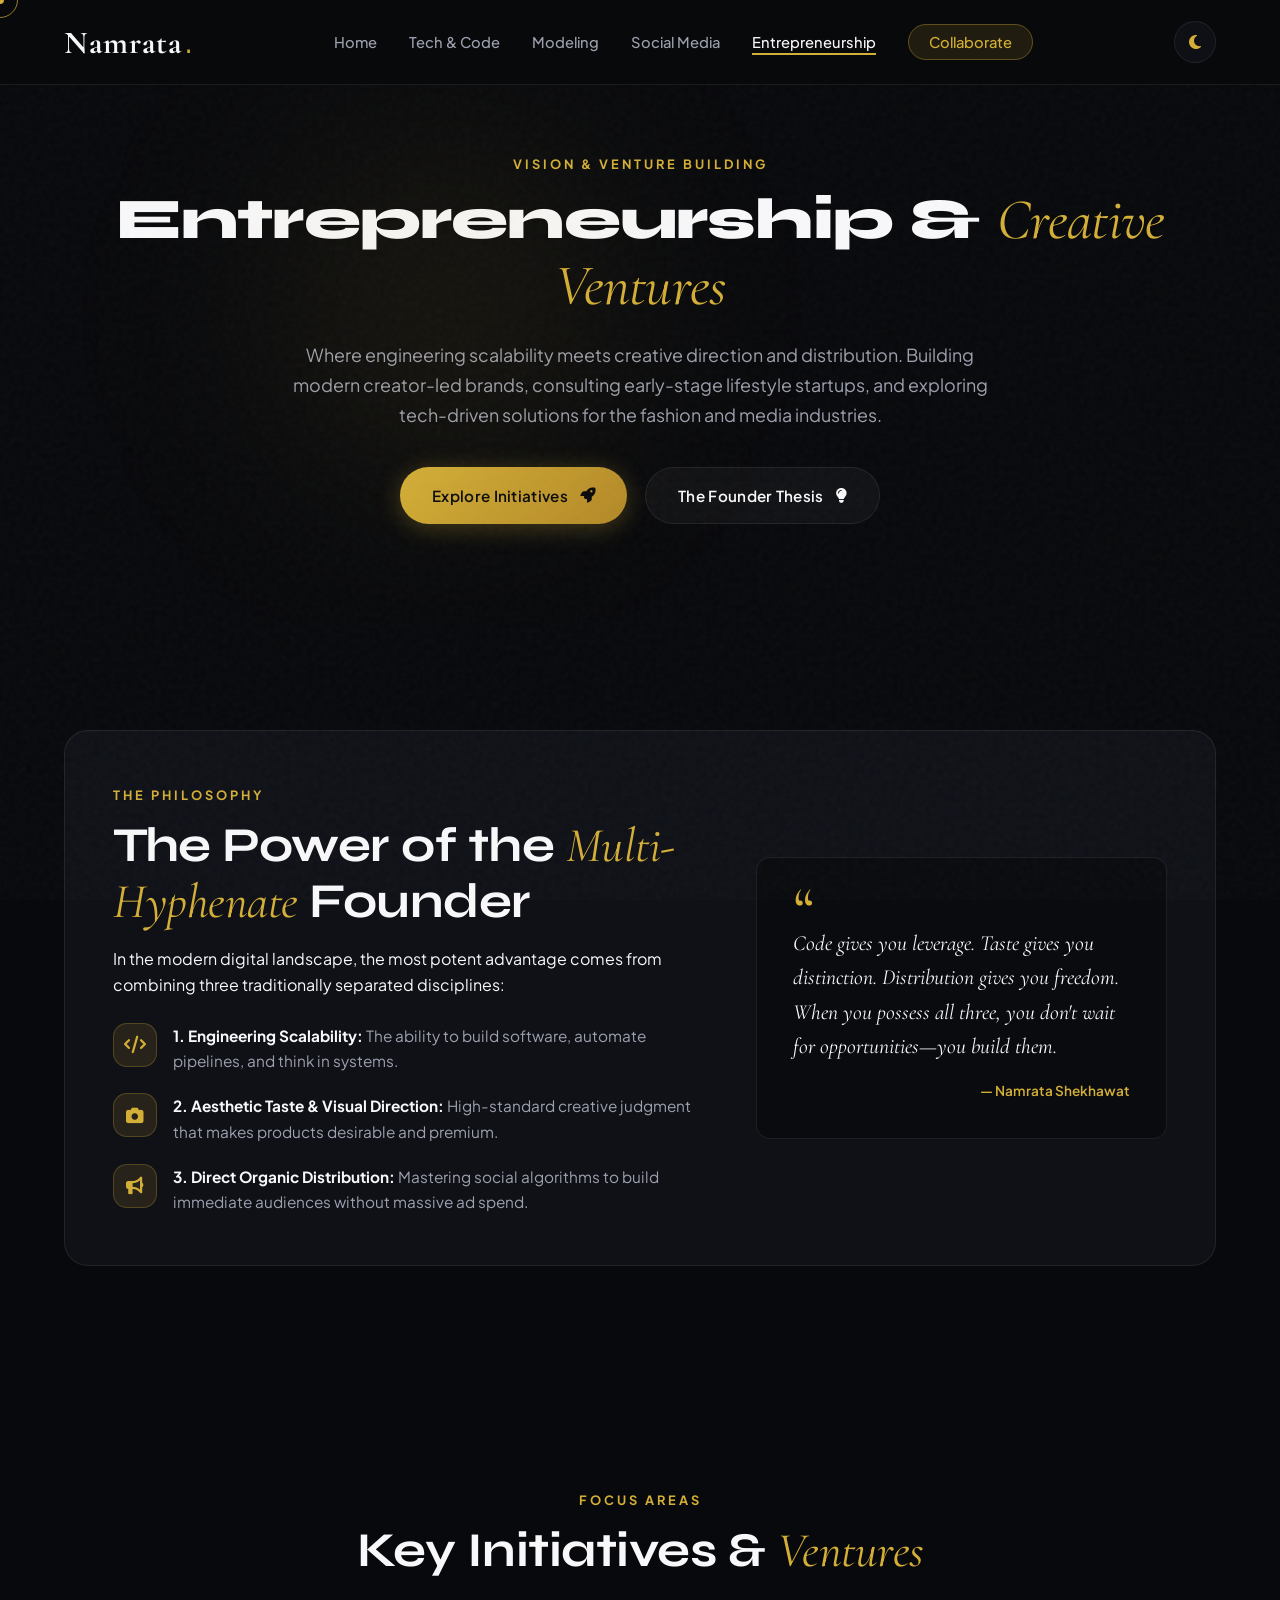
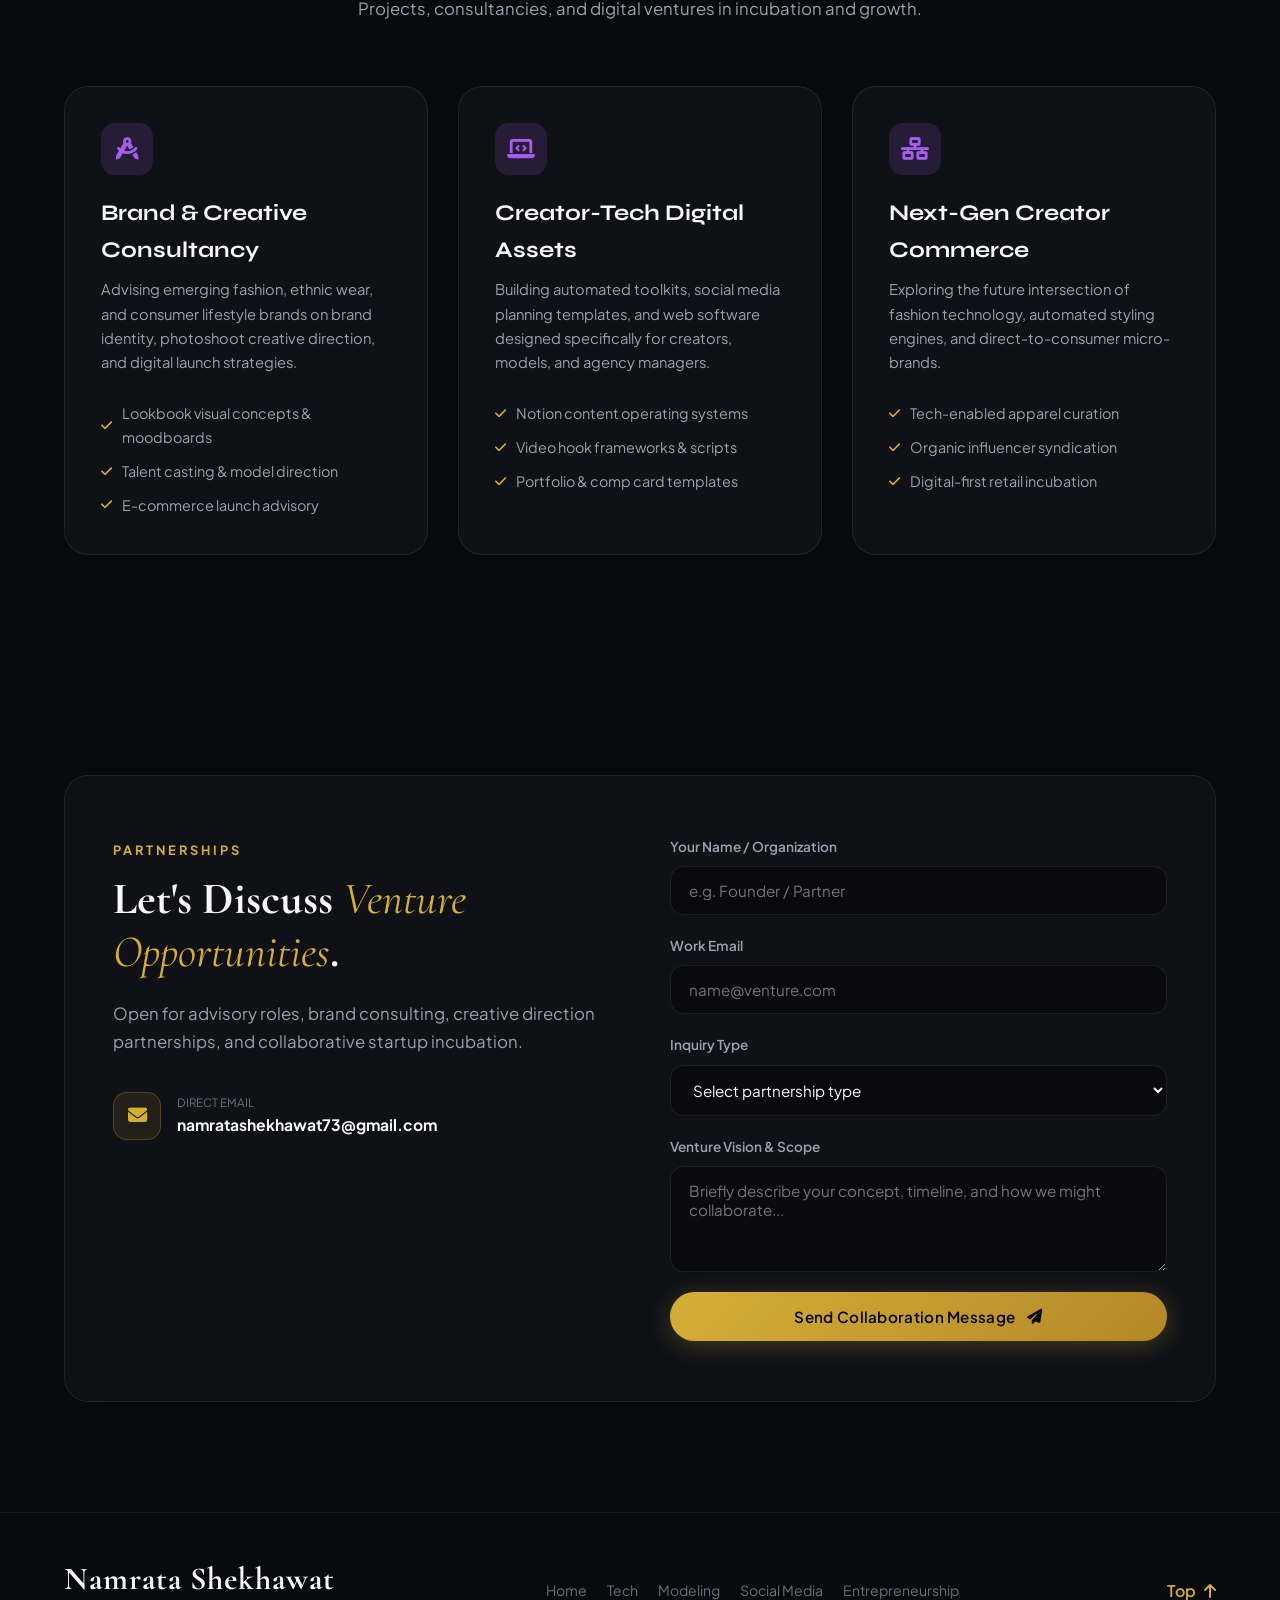
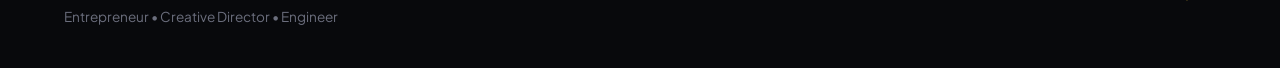
<file: entrepreneurship.html>
<!DOCTYPE html>
<html lang="en">
<head>
  <meta charset="UTF-8">
  <meta name="viewport" content="width=device-width, initial-scale=1.0">
  <title>Entrepreneurship & Ventures — Namrata Shekhawat</title>
  <meta name="description" content="Entrepreneurship, Creative Direction, and Brand Ventures of Namrata Shekhawat.">
  
  <link rel="preconnect" href="https://fonts.googleapis.com">
  <link rel="preconnect" href="https://fonts.gstatic.com" crossorigin>
  <link href="https://fonts.googleapis.com/css2?family=Cormorant+Garamond:ital,wght@0,400;0,600;0,700;1,400;1,600&family=Plus+Jakarta+Sans:wght@300;400;500;600;700;800&family=Syne:wght@600;700;800&display=swap" rel="stylesheet">
  <link rel="stylesheet" href="https://cdnjs.cloudflare.com/ajax/libs/font-awesome/6.5.1/css/all.min.css">
  <link rel="stylesheet" href="styles.css">
</head>
<body class="dark-theme">

  <div class="cursor-dot" id="cursor-dot"></div>
  <div class="cursor-outline" id="cursor-outline"></div>
  <div class="noise-overlay"></div>

  <!-- Header -->
  <header class="header" id="header">
    <div class="nav-container">
      <a href="index.html" class="logo">
        <span class="logo-serif">Namrata</span><span class="logo-dot">.</span>
      </a>

      <nav class="nav-menu" id="nav-menu">
        <ul class="nav-list">
          <li><a href="index.html" class="nav-link">Home</a></li>
          <li><a href="tech.html" class="nav-link">Tech & Code</a></li>
          <li><a href="modeling.html" class="nav-link">Modeling</a></li>
          <li><a href="social-media.html" class="nav-link">Social Media</a></li>
          <li><a href="entrepreneurship.html" class="nav-link active">Entrepreneurship</a></li>
          <li><a href="#contact" class="nav-link nav-cta">Collaborate</a></li>
        </ul>
      </nav>

      <div class="nav-actions">
        <button class="theme-toggle" id="theme-toggle" aria-label="Toggle theme"><i class="fa-solid fa-moon"></i></button>
        <button class="nav-toggle" id="nav-toggle" aria-label="Open menu"><span></span><span></span><span></span></button>
      </div>
    </div>
  </header>

  <main>
    <!-- VENTURES HERO -->
    <section class="page-hero">
      <div class="hero-glow hero-glow-1"></div>
      <div class="container">
        <div class="page-hero-content text-center">
          <span class="section-tag">Vision & Venture Building</span>
          <h1 class="page-title">Entrepreneurship & <span class="serif-italic">Creative Ventures</span></h1>
          <p class="page-desc">
            Where engineering scalability meets creative direction and distribution. Building modern creator-led brands, consulting early-stage lifestyle startups, and exploring tech-driven solutions for the fashion and media industries.
          </p>
          <div class="hero-buttons justify-center">
            <a href="#initiatives" class="btn btn-luxury">
              <span>Explore Initiatives</span>
              <i class="fa-solid fa-rocket"></i>
            </a>
            <a href="#philosophy" class="btn btn-glass">
              <span>The Founder Thesis</span>
              <i class="fa-solid fa-lightbulb"></i>
            </a>
          </div>
        </div>
      </div>
    </section>

    <!-- THE FOUNDER THESIS -->
    <section class="section founder-thesis" id="philosophy">
      <div class="container">
        <div class="thesis-box">
          <div class="thesis-grid">
            <div class="thesis-text">
              <span class="section-tag">The Philosophy</span>
              <h2 class="section-title">The Power of the <span class="serif-italic">Multi-Hyphenate</span> Founder</h2>
              <p>
                In the modern digital landscape, the most potent advantage comes from combining three traditionally separated disciplines:
              </p>
              <div class="thesis-pillars">
                <div class="tp-item">
                  <div class="tp-icon"><i class="fa-solid fa-code"></i></div>
                  <div>
                    <strong>1. Engineering Scalability:</strong> The ability to build software, automate pipelines, and think in systems.
                  </div>
                </div>
                <div class="tp-item">
                  <div class="tp-icon"><i class="fa-solid fa-camera"></i></div>
                  <div>
                    <strong>2. Aesthetic Taste & Visual Direction:</strong> High-standard creative judgment that makes products desirable and premium.
                  </div>
                </div>
                <div class="tp-item">
                  <div class="tp-icon"><i class="fa-solid fa-bullhorn"></i></div>
                  <div>
                    <strong>3. Direct Organic Distribution:</strong> Mastering social algorithms to build immediate audiences without massive ad spend.
                  </div>
                </div>
              </div>
            </div>

            <div class="thesis-quote-card">
              <div class="t-quote">
                <span class="quote-symbol">“</span>
                <p>Code gives you leverage. Taste gives you distinction. Distribution gives you freedom. When you possess all three, you don't wait for opportunities—you build them.</p>
                <div class="t-author">— Namrata Shekhawat</div>
              </div>
            </div>
          </div>
        </div>
      </div>
    </section>

    <!-- VENTURE INITIATIVES & FOCUS AREAS -->
    <section class="section initiatives-section" id="initiatives">
      <div class="container">
        <div class="section-header text-center">
          <span class="section-tag">Focus Areas</span>
          <h2 class="section-title">Key Initiatives & <span class="serif-italic">Ventures</span></h2>
          <p class="section-desc">Projects, consultancies, and digital ventures in incubation and growth.</p>
        </div>

        <div class="skills-grid">
          <!-- Initiative 1 -->
          <div class="skill-card">
            <div class="skill-icon icon-biz"><i class="fa-solid fa-compass-drafting"></i></div>
            <h3>Brand & Creative Consultancy</h3>
            <p>Advising emerging fashion, ethnic wear, and consumer lifestyle brands on brand identity, photoshoot creative direction, and digital launch strategies.</p>
            <ul class="bullet-list-simple">
              <li><i class="fa-solid fa-check"></i> Lookbook visual concepts & moodboards</li>
              <li><i class="fa-solid fa-check"></i> Talent casting & model direction</li>
              <li><i class="fa-solid fa-check"></i> E-commerce launch advisory</li>
            </ul>
          </div>

          <!-- Initiative 2 -->
          <div class="skill-card">
            <div class="skill-icon icon-biz"><i class="fa-solid fa-laptop-code"></i></div>
            <h3>Creator-Tech Digital Assets</h3>
            <p>Building automated toolkits, social media planning templates, and web software designed specifically for creators, models, and agency managers.</p>
            <ul class="bullet-list-simple">
              <li><i class="fa-solid fa-check"></i> Notion content operating systems</li>
              <li><i class="fa-solid fa-check"></i> Video hook frameworks & scripts</li>
              <li><i class="fa-solid fa-check"></i> Portfolio & comp card templates</li>
            </ul>
          </div>

          <!-- Initiative 3 -->
          <div class="skill-card">
            <div class="skill-icon icon-biz"><i class="fa-solid fa-network-wired"></i></div>
            <h3>Next-Gen Creator Commerce</h3>
            <p>Exploring the future intersection of fashion technology, automated styling engines, and direct-to-consumer micro-brands.</p>
            <ul class="bullet-list-simple">
              <li><i class="fa-solid fa-check"></i> Tech-enabled apparel curation</li>
              <li><i class="fa-solid fa-check"></i> Organic influencer syndication</li>
              <li><i class="fa-solid fa-check"></i> Digital-first retail incubation</li>
            </ul>
          </div>
        </div>
      </div>
    </section>

    <!-- VENTURE COLLABORATION CONTACT -->
    <section class="section contact" id="contact">
      <div class="container">
        <div class="contact-card">
          <div class="contact-grid">
            <div class="contact-info">
              <span class="section-tag">Partnerships</span>
              <h2 class="contact-title">Let's Discuss <span class="serif-italic">Venture Opportunities</span>.</h2>
              <p class="contact-desc">
                Open for advisory roles, brand consulting, creative direction partnerships, and collaborative startup incubation.
              </p>
              <div class="contact-links">
                <a href="mailto:namratashekhawat73@gmail.com" class="c-link">
                  <div class="c-icon"><i class="fa-solid fa-envelope"></i></div>
                  <div><small>Direct Email</small><strong>namratashekhawat73@gmail.com</strong></div>
                </a>
              </div>
            </div>

            <div class="contact-form-box">
              <form class="contact-form" id="contact-form">
                <div class="form-group">
                  <label for="name">Your Name / Organization</label>
                  <input type="text" id="name" placeholder="e.g. Founder / Partner" required>
                </div>
                <div class="form-group">
                  <label for="email">Work Email</label>
                  <input type="email" id="email" placeholder="name@venture.com" required>
                </div>
                <div class="form-group">
                  <label for="type">Inquiry Type</label>
                  <select id="collab-type" required>
                    <option value="" disabled selected>Select partnership type</option>
                    <option value="advisory">Brand Consultancy & Advisory</option>
                    <option value="partnership">Venture / Startup Co-Creation</option>
                    <option value="creative-direction">Creative Direction Project</option>
                    <option value="speaking">Speaking / Panelist Invitation</option>
                  </select>
                </div>
                <div class="form-group">
                  <label for="message">Venture Vision & Scope</label>
                  <textarea id="message" rows="4" placeholder="Briefly describe your concept, timeline, and how we might collaborate..." required></textarea>
                </div>
                <button type="submit" class="btn btn-luxury btn-block">
                  <span>Send Collaboration Message</span>
                  <i class="fa-solid fa-paper-plane"></i>
                </button>
                <div class="form-feedback" id="form-feedback"></div>
              </form>
            </div>
          </div>
        </div>
      </div>
    </section>
  </main>

  <footer class="footer">
    <div class="container footer-content">
      <div class="footer-brand"><span class="logo-serif">Namrata Shekhawat</span><p>Entrepreneur • Creative Director • Engineer</p></div>
      <div class="footer-links">
        <a href="index.html">Home</a>
        <a href="tech.html">Tech</a>
        <a href="modeling.html">Modeling</a>
        <a href="social-media.html">Social Media</a>
        <a href="entrepreneurship.html">Entrepreneurship</a>
      </div>
      <a href="#header" class="back-to-top"><span>Top</span> <i class="fa-solid fa-arrow-up"></i></a>
    </div>
  </footer>

  <script src="script.js"></script>
</body>
</html>
</file>
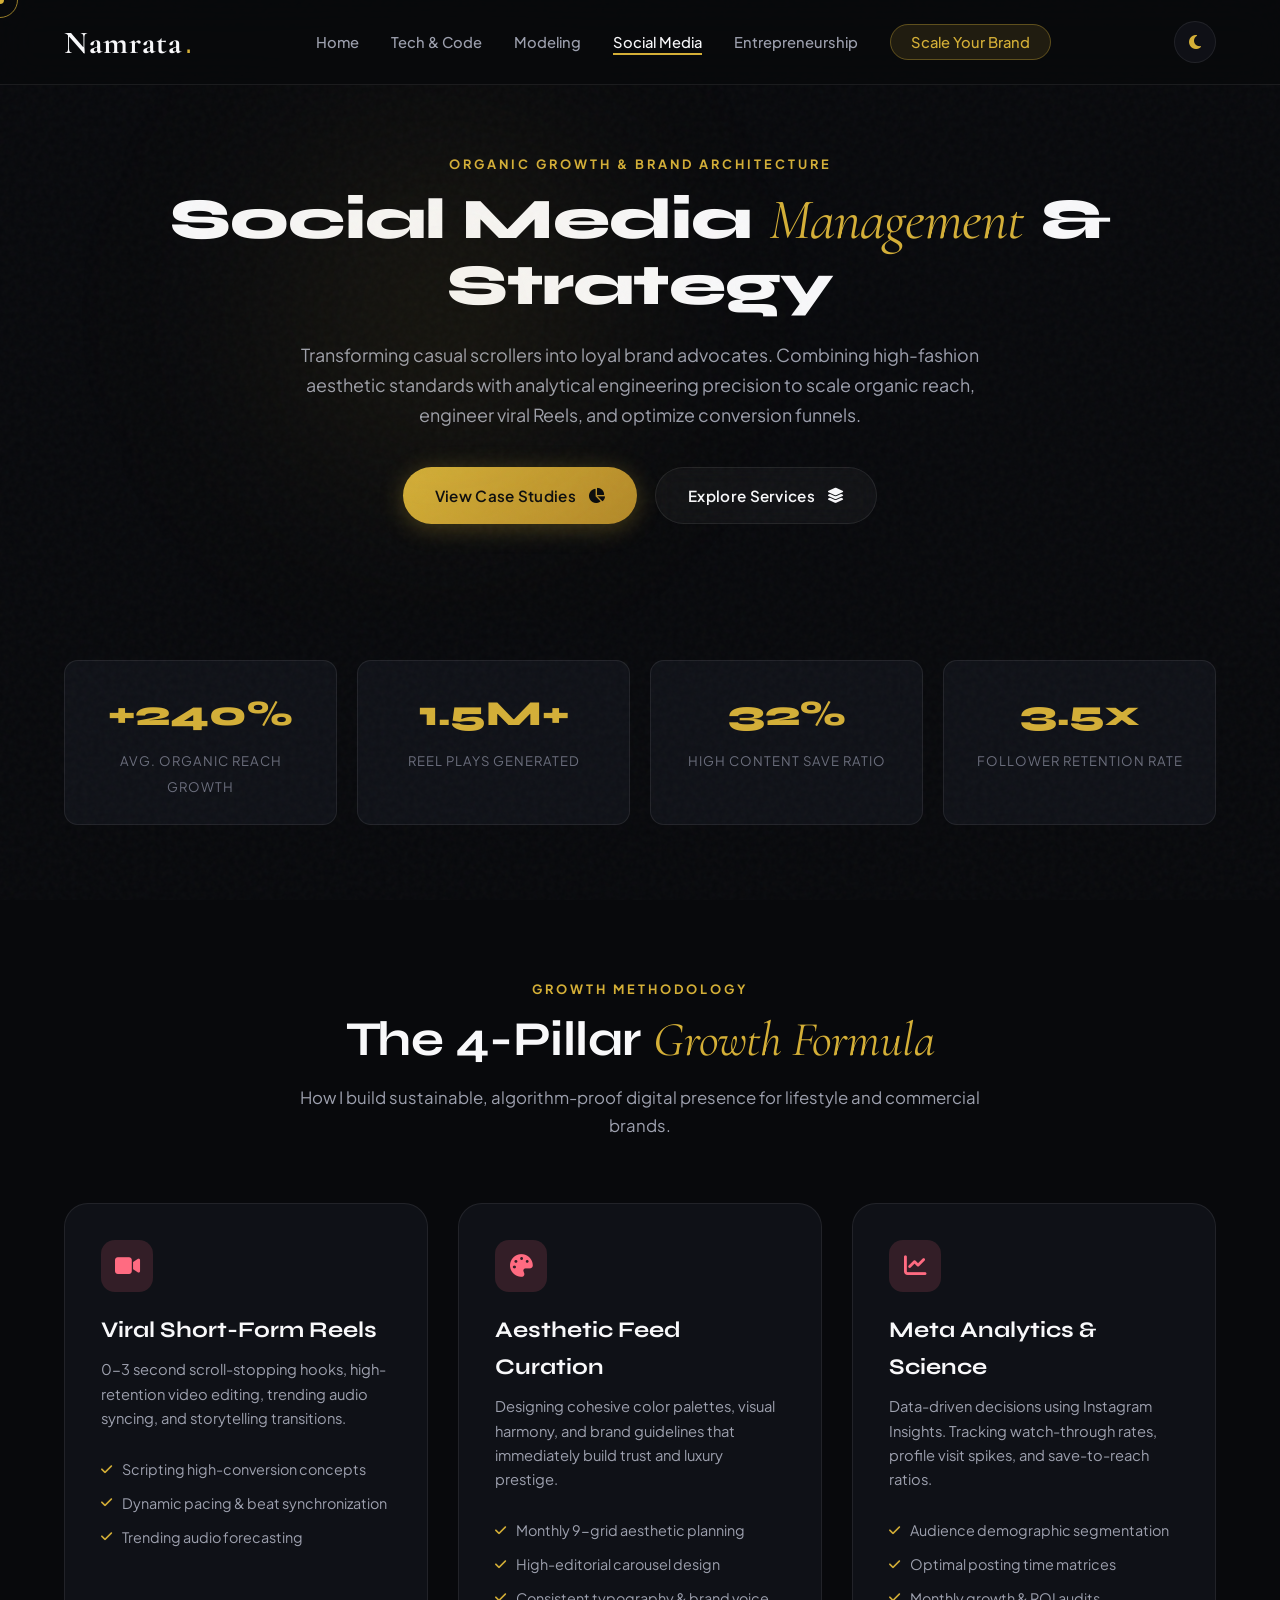
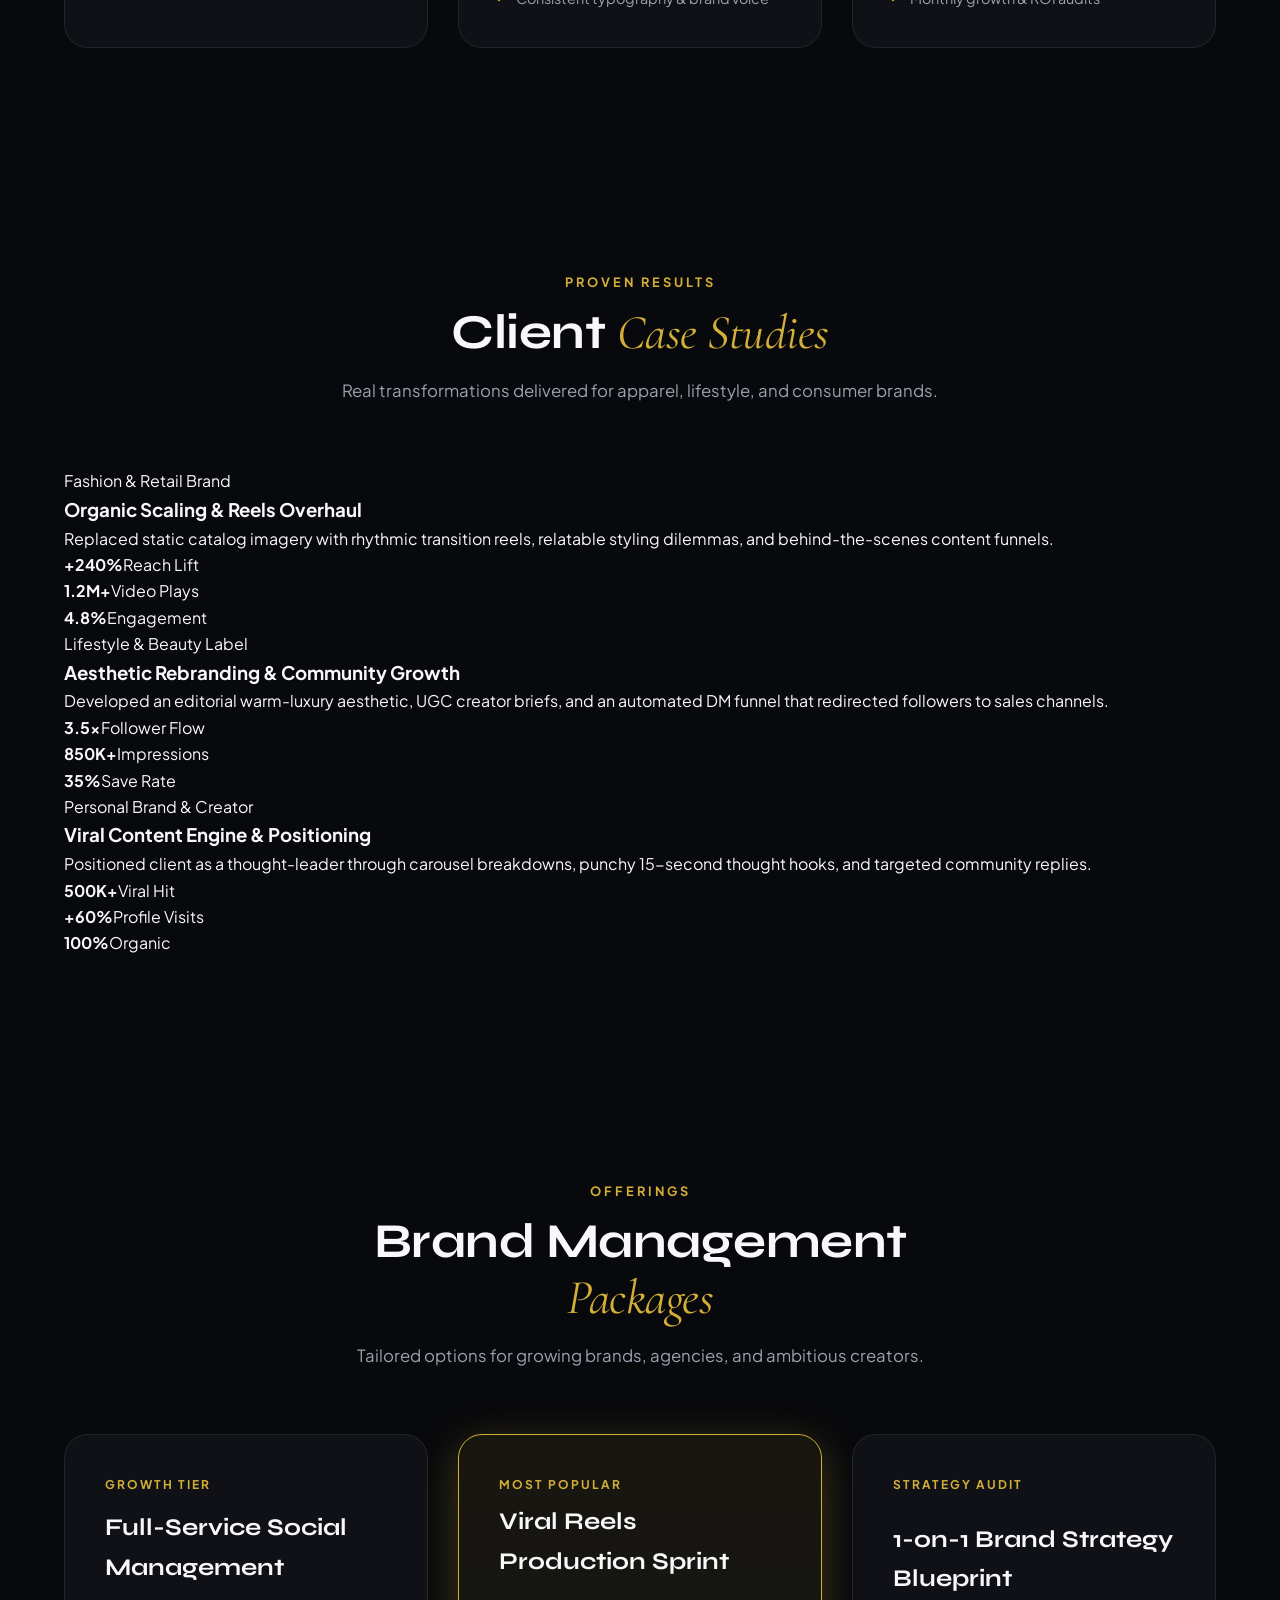
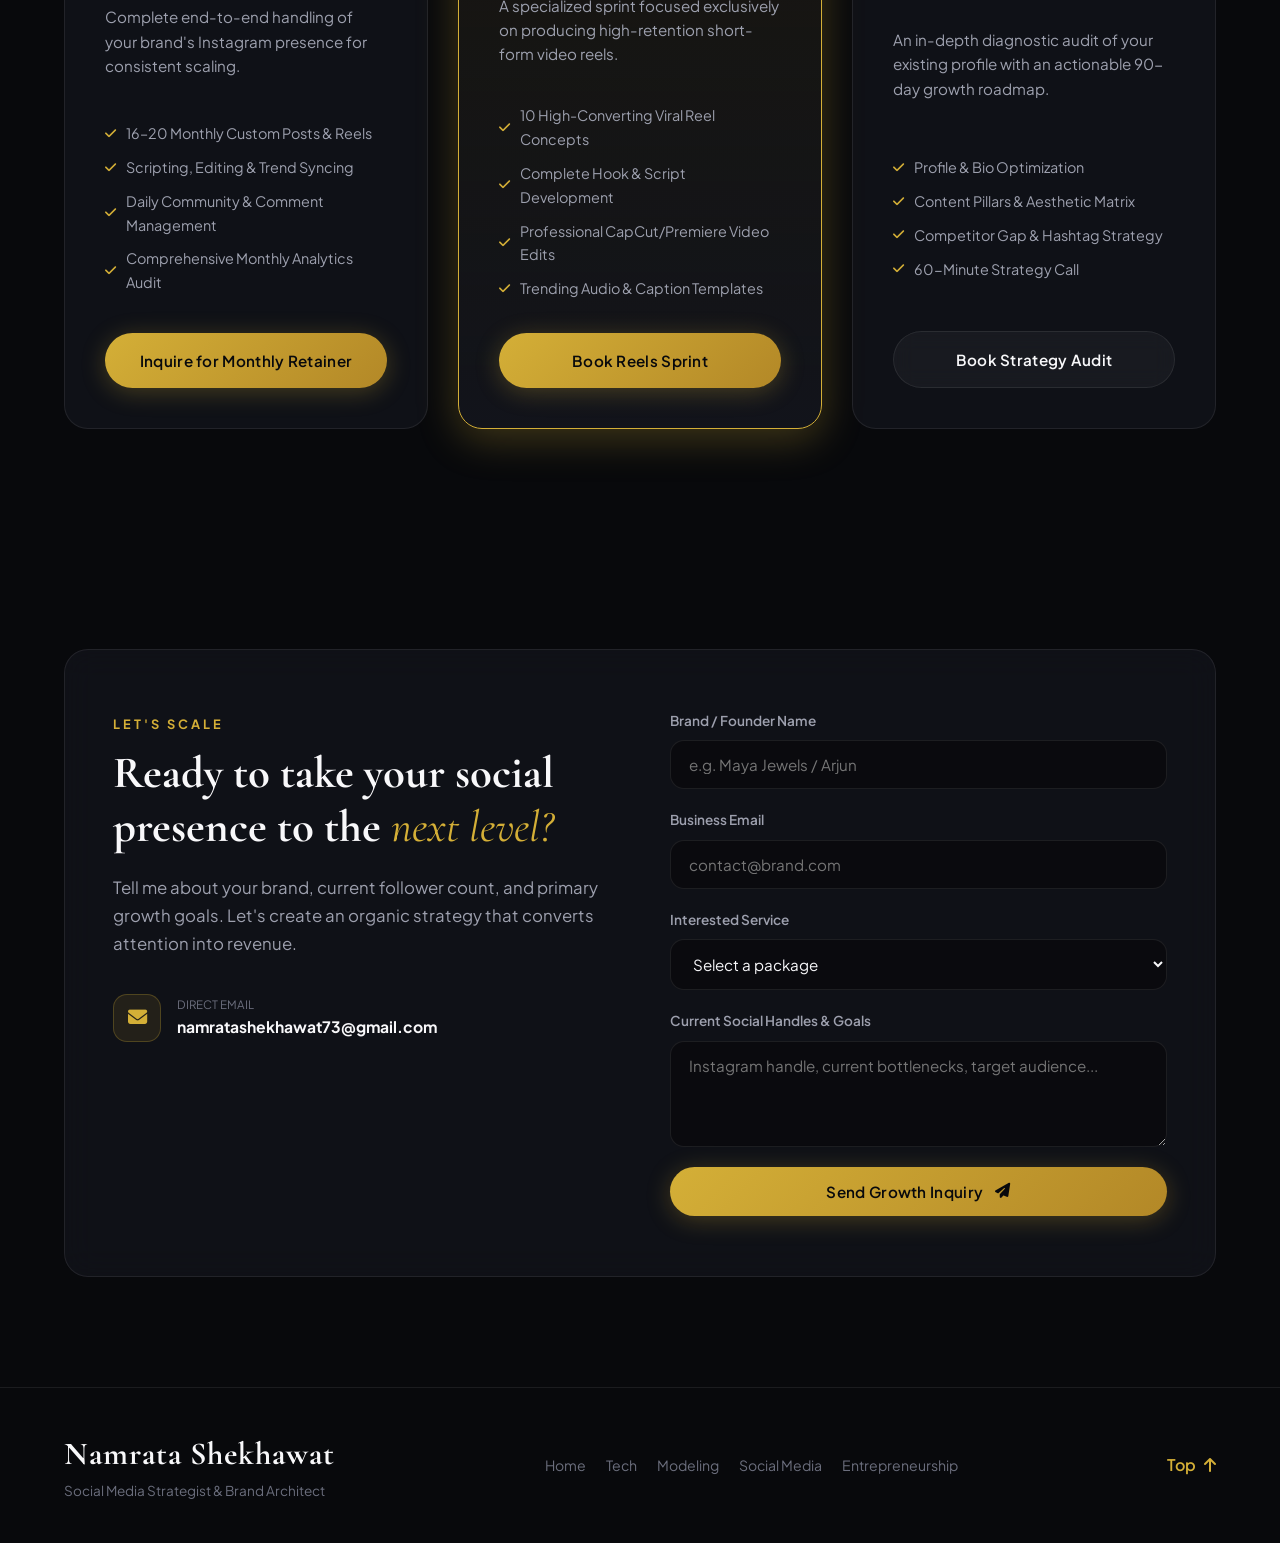
<file: social-media.html>
<!DOCTYPE html>
<html lang="en">
<head>
  <meta charset="UTF-8">
  <meta name="viewport" content="width=device-width, initial-scale=1.0">
  <title>Social Media Management & Growth — Namrata Shekhawat</title>
  <meta name="description" content="Social Media Management, Viral Reels Strategy, and Organic Brand Growth Portfolio of Namrata Shekhawat.">
  
  <link rel="preconnect" href="https://fonts.googleapis.com">
  <link rel="preconnect" href="https://fonts.gstatic.com" crossorigin>
  <link href="https://fonts.googleapis.com/css2?family=Cormorant+Garamond:ital,wght@0,400;0,600;0,700;1,400;1,600&family=Plus+Jakarta+Sans:wght@300;400;500;600;700;800&family=Syne:wght@600;700;800&display=swap" rel="stylesheet">
  <link rel="stylesheet" href="https://cdnjs.cloudflare.com/ajax/libs/font-awesome/6.5.1/css/all.min.css">
  <link rel="stylesheet" href="styles.css">
</head>
<body class="dark-theme">

  <div class="cursor-dot" id="cursor-dot"></div>
  <div class="cursor-outline" id="cursor-outline"></div>
  <div class="noise-overlay"></div>

  <!-- Header -->
  <header class="header" id="header">
    <div class="nav-container">
      <a href="index.html" class="logo">
        <span class="logo-serif">Namrata</span><span class="logo-dot">.</span>
      </a>

      <nav class="nav-menu" id="nav-menu">
        <ul class="nav-list">
          <li><a href="index.html" class="nav-link">Home</a></li>
          <li><a href="tech.html" class="nav-link">Tech & Code</a></li>
          <li><a href="modeling.html" class="nav-link">Modeling</a></li>
          <li><a href="social-media.html" class="nav-link active">Social Media</a></li>
          <li><a href="entrepreneurship.html" class="nav-link">Entrepreneurship</a></li>
          <li><a href="#contact" class="nav-link nav-cta">Scale Your Brand</a></li>
        </ul>
      </nav>

      <div class="nav-actions">
        <button class="theme-toggle" id="theme-toggle" aria-label="Toggle theme"><i class="fa-solid fa-moon"></i></button>
        <button class="nav-toggle" id="nav-toggle" aria-label="Open menu"><span></span><span></span><span></span></button>
      </div>
    </div>
  </header>

  <main>
    <!-- SMM HERO -->
    <section class="page-hero">
      <div class="hero-glow hero-glow-1"></div>
      <div class="container">
        <div class="page-hero-content text-center">
          <span class="section-tag">Organic Growth & Brand Architecture</span>
          <h1 class="page-title">Social Media <span class="serif-italic">Management</span> & Strategy</h1>
          <p class="page-desc">
            Transforming casual scrollers into loyal brand advocates. Combining high-fashion aesthetic standards with analytical engineering precision to scale organic reach, engineer viral Reels, and optimize conversion funnels.
          </p>
          <div class="hero-buttons justify-center">
            <a href="#case-studies" class="btn btn-luxury">
              <span>View Case Studies</span>
              <i class="fa-solid fa-chart-pie"></i>
            </a>
            <a href="#services" class="btn btn-glass">
              <span>Explore Services</span>
              <i class="fa-solid fa-layer-group"></i>
            </a>
          </div>
        </div>
      </div>
    </section>

    <!-- IMPACT STATS -->
    <section class="section smm-metrics-strip">
      <div class="container">
        <div class="smm-stats-grid">
          <div class="smm-stat-box">
            <span class="smm-stat-val">+240%</span>
            <span class="smm-stat-label">Avg. Organic Reach Growth</span>
          </div>
          <div class="smm-stat-box">
            <span class="smm-stat-val">1.5M+</span>
            <span class="smm-stat-label">Reel Plays Generated</span>
          </div>
          <div class="smm-stat-box">
            <span class="smm-stat-val">32%</span>
            <span class="smm-stat-label">High Content Save Ratio</span>
          </div>
          <div class="smm-stat-box">
            <span class="smm-stat-val">3.5x</span>
            <span class="smm-stat-label">Follower Retention Rate</span>
          </div>
        </div>
      </div>
    </section>

    <!-- STRATEGIC PILLARS -->
    <section class="section smm-pillars">
      <div class="container">
        <div class="section-header text-center">
          <span class="section-tag">Growth Methodology</span>
          <h2 class="section-title">The 4-Pillar <span class="serif-italic">Growth Formula</span></h2>
          <p class="section-desc">How I build sustainable, algorithm-proof digital presence for lifestyle and commercial brands.</p>
        </div>

        <div class="skills-grid">
          <!-- Pillar 1 -->
          <div class="skill-card">
            <div class="skill-icon icon-smm"><i class="fa-solid fa-video"></i></div>
            <h3>Viral Short-Form Reels</h3>
            <p>0-3 second scroll-stopping hooks, high-retention video editing, trending audio syncing, and storytelling transitions.</p>
            <ul class="bullet-list-simple">
              <li><i class="fa-solid fa-check"></i> Scripting high-conversion concepts</li>
              <li><i class="fa-solid fa-check"></i> Dynamic pacing & beat synchronization</li>
              <li><i class="fa-solid fa-check"></i> Trending audio forecasting</li>
            </ul>
          </div>

          <!-- Pillar 2 -->
          <div class="skill-card">
            <div class="skill-icon icon-smm"><i class="fa-solid fa-palette"></i></div>
            <h3>Aesthetic Feed Curation</h3>
            <p>Designing cohesive color palettes, visual harmony, and brand guidelines that immediately build trust and luxury prestige.</p>
            <ul class="bullet-list-simple">
              <li><i class="fa-solid fa-check"></i> Monthly 9-grid aesthetic planning</li>
              <li><i class="fa-solid fa-check"></i> High-editorial carousel design</li>
              <li><i class="fa-solid fa-check"></i> Consistent typography & brand voice</li>
            </ul>
          </div>

          <!-- Pillar 3 -->
          <div class="skill-card">
            <div class="skill-icon icon-smm"><i class="fa-solid fa-chart-line"></i></div>
            <h3>Meta Analytics & Science</h3>
            <p>Data-driven decisions using Instagram Insights. Tracking watch-through rates, profile visit spikes, and save-to-reach ratios.</p>
            <ul class="bullet-list-simple">
              <li><i class="fa-solid fa-check"></i> Audience demographic segmentation</li>
              <li><i class="fa-solid fa-check"></i> Optimal posting time matrices</li>
              <li><i class="fa-solid fa-check"></i> Monthly growth & ROI audits</li>
            </ul>
          </div>
        </div>
      </div>
    </section>

    <!-- CASE STUDIES -->
    <section class="section case-studies-section" id="case-studies">
      <div class="container">
        <div class="section-header text-center">
          <span class="section-tag">Proven Results</span>
          <h2 class="section-title">Client <span class="serif-italic">Case Studies</span></h2>
          <p class="section-desc">Real transformations delivered for apparel, lifestyle, and consumer brands.</p>
        </div>

        <div class="case-studies-grid">
          <div class="case-card">
            <div class="case-header">
              <span class="case-type">Fashion & Retail Brand</span>
              <h3>Organic Scaling & Reels Overhaul</h3>
            </div>
            <p>
              Replaced static catalog imagery with rhythmic transition reels, relatable styling dilemmas, and behind-the-scenes content funnels.
            </p>
            <div class="metric-row">
              <div class="metric-block"><strong>+240%</strong><span>Reach Lift</span></div>
              <div class="metric-block"><strong>1.2M+</strong><span>Video Plays</span></div>
              <div class="metric-block"><strong>4.8%</strong><span>Engagement</span></div>
            </div>
          </div>

          <div class="case-card">
            <div class="case-header">
              <span class="case-type">Lifestyle & Beauty Label</span>
              <h3>Aesthetic Rebranding & Community Growth</h3>
            </div>
            <p>
              Developed an editorial warm-luxury aesthetic, UGC creator briefs, and an automated DM funnel that redirected followers to sales channels.
            </p>
            <div class="metric-row">
              <div class="metric-block"><strong>3.5x</strong><span>Follower Flow</span></div>
              <div class="metric-block"><strong>850K+</strong><span>Impressions</span></div>
              <div class="metric-block"><strong>35%</strong><span>Save Rate</span></div>
            </div>
          </div>

          <div class="case-card">
            <div class="case-header">
              <span class="case-type">Personal Brand & Creator</span>
              <h3>Viral Content Engine & Positioning</h3>
            </div>
            <p>
              Positioned client as a thought-leader through carousel breakdowns, punchy 15-second thought hooks, and targeted community replies.
            </p>
            <div class="metric-row">
              <div class="metric-block"><strong>500K+</strong><span>Viral Hit</span></div>
              <div class="metric-block"><strong>+60%</strong><span>Profile Visits</span></div>
              <div class="metric-block"><strong>100%</strong><span>Organic</span></div>
            </div>
          </div>
        </div>
      </div>
    </section>

    <!-- SERVICES OFFERED -->
    <section class="section services-section" id="services">
      <div class="container">
        <div class="section-header text-center">
          <span class="section-tag">Offerings</span>
          <h2 class="section-title">Brand Management <span class="serif-italic">Packages</span></h2>
          <p class="section-desc">Tailored options for growing brands, agencies, and ambitious creators.</p>
        </div>

        <div class="services-grid">
          <div class="service-card">
            <span class="service-tier">Growth Tier</span>
            <h3>Full-Service Social Management</h3>
            <p>Complete end-to-end handling of your brand's Instagram presence for consistent scaling.</p>
            <ul class="bullet-list-simple">
              <li><i class="fa-solid fa-check"></i> 16–20 Monthly Custom Posts & Reels</li>
              <li><i class="fa-solid fa-check"></i> Scripting, Editing & Trend Syncing</li>
              <li><i class="fa-solid fa-check"></i> Daily Community & Comment Management</li>
              <li><i class="fa-solid fa-check"></i> Comprehensive Monthly Analytics Audit</li>
            </ul>
            <a href="#contact" class="btn btn-luxury btn-block">Inquire for Monthly Retainer</a>
          </div>

          <div class="service-card featured-service">
            <span class="service-tier">Most Popular</span>
            <h3>Viral Reels Production Sprint</h3>
            <p>A specialized sprint focused exclusively on producing high-retention short-form video reels.</p>
            <ul class="bullet-list-simple">
              <li><i class="fa-solid fa-check"></i> 10 High-Converting Viral Reel Concepts</li>
              <li><i class="fa-solid fa-check"></i> Complete Hook & Script Development</li>
              <li><i class="fa-solid fa-check"></i> Professional CapCut/Premiere Video Edits</li>
              <li><i class="fa-solid fa-check"></i> Trending Audio & Caption Templates</li>
            </ul>
            <a href="#contact" class="btn btn-luxury btn-block">Book Reels Sprint</a>
          </div>

          <div class="service-card">
            <span class="service-tier">Strategy Audit</span>
            <h3>1-on-1 Brand Strategy Blueprint</h3>
            <p>An in-depth diagnostic audit of your existing profile with an actionable 90-day growth roadmap.</p>
            <ul class="bullet-list-simple">
              <li><i class="fa-solid fa-check"></i> Profile & Bio Optimization</li>
              <li><i class="fa-solid fa-check"></i> Content Pillars & Aesthetic Matrix</li>
              <li><i class="fa-solid fa-check"></i> Competitor Gap & Hashtag Strategy</li>
              <li><i class="fa-solid fa-check"></i> 60-Minute Strategy Call</li>
            </ul>
            <a href="#contact" class="btn btn-glass btn-block">Book Strategy Audit</a>
          </div>
        </div>
      </div>
    </section>

    <!-- SMM CONTACT FORM -->
    <section class="section contact" id="contact">
      <div class="container">
        <div class="contact-card">
          <div class="contact-grid">
            <div class="contact-info">
              <span class="section-tag">Let's Scale</span>
              <h2 class="contact-title">Ready to take your social presence to the <span class="serif-italic">next level?</span></h2>
              <p class="contact-desc">
                Tell me about your brand, current follower count, and primary growth goals. Let's create an organic strategy that converts attention into revenue.
              </p>
              <div class="contact-links">
                <a href="mailto:namratashekhawat73@gmail.com" class="c-link">
                  <div class="c-icon"><i class="fa-solid fa-envelope"></i></div>
                  <div><small>Direct Email</small><strong>namratashekhawat73@gmail.com</strong></div>
                </a>
              </div>
            </div>

            <div class="contact-form-box">
              <form class="contact-form" id="contact-form">
                <div class="form-group">
                  <label for="name">Brand / Founder Name</label>
                  <input type="text" id="name" placeholder="e.g. Maya Jewels / Arjun" required>
                </div>
                <div class="form-group">
                  <label for="email">Business Email</label>
                  <input type="email" id="email" placeholder="contact@brand.com" required>
                </div>
                <div class="form-group">
                  <label for="package">Interested Service</label>
                  <select id="collab-type" required>
                    <option value="" disabled selected>Select a package</option>
                    <option value="full-management">Full-Service Monthly Management</option>
                    <option value="reels-sprint">Viral Reels Production Sprint</option>
                    <option value="strategy-audit">Brand Strategy Blueprint & Audit</option>
                    <option value="custom">Custom Brand Package</option>
                  </select>
                </div>
                <div class="form-group">
                  <label for="message">Current Social Handles & Goals</label>
                  <textarea id="message" rows="4" placeholder="Instagram handle, current bottlenecks, target audience..." required></textarea>
                </div>
                <button type="submit" class="btn btn-luxury btn-block">
                  <span>Send Growth Inquiry</span>
                  <i class="fa-solid fa-paper-plane"></i>
                </button>
                <div class="form-feedback" id="form-feedback"></div>
              </form>
            </div>
          </div>
        </div>
      </div>
    </section>
  </main>

  <footer class="footer">
    <div class="container footer-content">
      <div class="footer-brand"><span class="logo-serif">Namrata Shekhawat</span><p>Social Media Strategist & Brand Architect</p></div>
      <div class="footer-links">
        <a href="index.html">Home</a>
        <a href="tech.html">Tech</a>
        <a href="modeling.html">Modeling</a>
        <a href="social-media.html">Social Media</a>
        <a href="entrepreneurship.html">Entrepreneurship</a>
      </div>
      <a href="#header" class="back-to-top"><span>Top</span> <i class="fa-solid fa-arrow-up"></i></a>
    </div>
  </footer>

  <script src="script.js"></script>
</body>
</html>
</file>
<file: styles.css>
/* ==========================================================================
   NAMRATA SHEKHAWAT — HIGH-AESTHETIC PORTFOLIO
   Design Language: Luxury High-Fashion Editorial × Dark Obsidian Tech
   ========================================================================== */

/* --- Custom Variables & Palette --- */
:root {
  /* Obsidian & Champagne Luxury */
  --bg-deep: #08090c;
  --bg-surface: #0f1016;
  --bg-card: rgba(20, 22, 30, 0.65);
  --bg-card-hover: rgba(28, 30, 42, 0.85);
  --border-subtle: rgba(255, 255, 255, 0.08);
  --border-glow: rgba(212, 175, 55, 0.4);

  --text-main: #f8f8fa;
  --text-secondary: #9da0ae;
  --text-muted: #6b6e7d;

  /* Accent Colors */
  --gold-primary: #d4af37;
  --gold-light: #f7e7a9;
  --gold-glow: rgba(212, 175, 55, 0.28);
  --rose-gold: #f3a683;
  --cyan-accent: #4bcffa;
  --pink-accent: #ff6b81;

  /* Typography */
  --font-serif: 'Cormorant Garamond', Georgia, serif;
  --font-sans: 'Plus Jakarta Sans', sans-serif;
  --font-display: 'Syne', sans-serif;

  /* Radii & Transitions */
  --radius-sm: 8px;
  --radius-md: 14px;
  --radius-lg: 24px;
  --radius-full: 9999px;
  --transition-smooth: all 0.4s cubic-bezier(0.16, 1, 0.3, 1);
}

/* Light Theme Variant */
body.light-theme {
  --bg-deep: #f9f8f5;
  --bg-surface: #f0ede6;
  --bg-card: rgba(255, 255, 255, 0.85);
  --bg-card-hover: rgba(255, 255, 255, 0.95);
  --border-subtle: rgba(0, 0, 0, 0.08);
  --border-glow: rgba(184, 134, 11, 0.4);

  --text-main: #141518;
  --text-secondary: #5a5d6a;
  --text-muted: #8e919f;

  --gold-primary: #b8860b;
  --gold-glow: rgba(184, 134, 11, 0.2);
}

/* --- Base & Reset --- */
*, *::before, *::after {
  box-sizing: border-box;
  margin: 0;
  padding: 0;
}

html {
  scroll-behavior: smooth;
  font-size: 16px;
}

body {
  font-family: var(--font-sans);
  background-color: var(--bg-deep);
  color: var(--text-main);
  line-height: 1.65;
  overflow-x: hidden;
  transition: background-color 0.4s ease, color 0.4s ease;
  position: relative;
}

/* Subtle Film Grain / Noise Overlay */
.noise-overlay {
  position: fixed;
  top: 0;
  left: 0;
  width: 100vw;
  height: 100vh;
  pointer-events: none;
  z-index: 999;
  opacity: 0.035;
  background-image: url("data:image/svg+xml,%3Csvg viewBox='0 0 200 200' xmlns='http://www.w3.org/2000/svg'%3E%3Cfilter id='noiseFilter'%3E%3CfeTurbulence type='fractalNoise' baseFrequency='0.8' numOctaves='3' stitchTiles='stitch'/%3E%3C/filter%3E%3Crect width='100%25' height='100%25' filter='url(%23noiseFilter)'/%3E%3C/svg%3E");
}

/* Custom Interactive Cursor */
.cursor-dot {
  width: 8px;
  height: 8px;
  background-color: var(--gold-primary);
  border-radius: 50%;
  position: fixed;
  pointer-events: none;
  z-index: 10000;
  transition: transform 0.1s ease;
  transform: translate(-50%, -50%);
}

.cursor-outline {
  width: 36px;
  height: 36px;
  border: 1px solid var(--gold-primary);
  border-radius: 50%;
  position: fixed;
  pointer-events: none;
  z-index: 9999;
  transition: width 0.25s ease, height 0.25s ease, transform 0.15s ease-out, border-color 0.2s ease;
  transform: translate(-50%, -50%);
  opacity: 0.7;
}

@media (max-width: 992px) {
  .cursor-dot, .cursor-outline { display: none !important; }
}

img, video {
  max-width: 100%;
  height: auto;
  display: block;
}

a {
  color: inherit;
  text-decoration: none;
  transition: var(--transition-smooth);
}

button {
  cursor: pointer;
  font-family: inherit;
  border: none;
  background: none;
  outline: none;
}

.container {
  width: 90%;
  max-width: 1240px;
  margin: 0 auto;
}

.section {
  padding: 110px 0;
  position: relative;
}

.text-center { text-align: center; }

/* Section Headers */
.section-header {
  max-width: 680px;
  margin: 0 auto 64px auto;
}

.section-tag {
  display: inline-block;
  font-size: 0.8rem;
  font-weight: 700;
  text-transform: uppercase;
  letter-spacing: 3px;
  color: var(--gold-primary);
  margin-bottom: 12px;
}

.section-title {
  font-family: var(--font-display);
  font-size: clamp(2.2rem, 3.8vw, 3.2rem);
  font-weight: 700;
  line-height: 1.15;
  letter-spacing: -0.5px;
  margin-bottom: 16px;
}

.section-desc {
  font-size: 1.05rem;
  color: var(--text-secondary);
}

.serif-italic {
  font-family: var(--font-serif);
  font-style: italic;
  font-weight: 400;
  color: var(--gold-primary);
}

.gradient-text {
  background: linear-gradient(135deg, var(--gold-primary) 0%, #fff 60%, var(--rose-gold) 100%);
  -webkit-background-clip: text;
  -webkit-text-fill-color: transparent;
}

/* --- Buttons --- */
.btn {
  display: inline-flex;
  align-items: center;
  justify-content: center;
  gap: 12px;
  padding: 15px 32px;
  border-radius: var(--radius-full);
  font-weight: 600;
  font-size: 0.95rem;
  letter-spacing: 0.3px;
  transition: var(--transition-smooth);
}

.btn-luxury {
  background: linear-gradient(135deg, var(--gold-primary), #b38827);
  color: #08090c;
  box-shadow: 0 4px 25px var(--gold-glow);
}

.btn-luxury:hover {
  transform: translateY(-3px);
  box-shadow: 0 8px 35px rgba(212, 175, 55, 0.45);
}

.btn-glass {
  background: rgba(255, 255, 255, 0.04);
  border: 1px solid var(--border-subtle);
  color: var(--text-main);
  backdrop-filter: blur(10px);
}

.btn-glass:hover {
  background: rgba(255, 255, 255, 0.09);
  border-color: var(--gold-primary);
  transform: translateY(-3px);
}

.btn-block { width: 100%; }

/* --- Floating Header Navigation --- */
.header {
  position: fixed;
  top: 0;
  left: 0;
  width: 100%;
  z-index: 1000;
  background: rgba(8, 9, 12, 0.8);
  backdrop-filter: blur(20px);
  border-bottom: 1px solid var(--border-subtle);
  transition: var(--transition-smooth);
}

.nav-container {
  max-width: 1240px;
  width: 90%;
  margin: 0 auto;
  height: 84px;
  display: flex;
  align-items: center;
  justify-content: space-between;
}

.logo {
  display: flex;
  align-items: baseline;
  gap: 2px;
}

.logo-serif {
  font-family: var(--font-serif);
  font-size: 2rem;
  font-weight: 700;
  letter-spacing: 1px;
}

.logo-dot {
  color: var(--gold-primary);
  font-size: 2rem;
}

.nav-menu { display: flex; align-items: center; }

.nav-list {
  display: flex;
  list-style: none;
  gap: 32px;
  align-items: center;
}

.nav-link {
  font-size: 0.92rem;
  font-weight: 500;
  color: var(--text-secondary);
  position: relative;
}

.nav-link:hover, .nav-link.active { color: var(--text-main); }

.nav-link::after {
  content: '';
  position: absolute;
  bottom: -4px;
  left: 0;
  width: 0;
  height: 2px;
  background: var(--gold-primary);
  transition: var(--transition-smooth);
}

.nav-link:hover::after, .nav-link.active::after { width: 100%; }

.nav-cta {
  padding: 8px 20px;
  border-radius: var(--radius-full);
  background: rgba(212, 175, 55, 0.12);
  border: 1px solid rgba(212, 175, 55, 0.35);
  color: var(--gold-primary) !important;
}

.nav-cta:hover {
  background: var(--gold-primary);
  color: #08090c !important;
}

.nav-cta::after { display: none !important; }

.nav-actions { display: flex; align-items: center; gap: 16px; }

.theme-toggle {
  width: 42px;
  height: 42px;
  border-radius: 50%;
  background: var(--bg-surface);
  border: 1px solid var(--border-subtle);
  color: var(--gold-primary);
  display: flex;
  align-items: center;
  justify-content: center;
  font-size: 1rem;
  transition: var(--transition-smooth);
}

.theme-toggle:hover {
  border-color: var(--gold-primary);
  transform: rotate(25deg);
}

.nav-toggle {
  display: none;
  flex-direction: column;
  gap: 5px;
  width: 28px;
}

.nav-toggle span {
  display: block;
  width: 100%;
  height: 2px;
  background: var(--text-main);
  transition: var(--transition-smooth);
}

/* --- Hero Section --- */
.hero {
  min-height: 100vh;
  display: flex;
  align-items: center;
  padding-top: 130px;
  padding-bottom: 80px;
  position: relative;
  overflow: hidden;
}

.hero-glow {
  position: absolute;
  border-radius: 50%;
  filter: blur(100px);
  pointer-events: none;
  z-index: 0;
}

.hero-glow-1 {
  top: 10%;
  left: 15%;
  width: 500px;
  height: 500px;
  background: radial-gradient(circle, rgba(212, 175, 55, 0.12) 0%, transparent 70%);
}

.hero-glow-2 {
  bottom: 10%;
  right: 10%;
  width: 450px;
  height: 450px;
  background: radial-gradient(circle, rgba(243, 166, 131, 0.08) 0%, transparent 70%);
}

.hero-container {
  max-width: 1240px;
  width: 90%;
  margin: 0 auto;
  display: grid;
  grid-template-columns: 1.15fr 0.85fr;
  align-items: center;
  gap: 60px;
  position: relative;
  z-index: 1;
}

.badge-pill {
  display: inline-flex;
  align-items: center;
  gap: 10px;
  background: rgba(255, 255, 255, 0.04);
  border: 1px solid var(--border-subtle);
  padding: 8px 20px;
  border-radius: var(--radius-full);
  font-size: 0.82rem;
  font-weight: 600;
  color: var(--gold-primary);
  margin-bottom: 24px;
}

.pulse-dot {
  width: 8px;
  height: 8px;
  background: var(--gold-primary);
  border-radius: 50%;
  box-shadow: 0 0 10px var(--gold-primary);
  animation: pulse 2s infinite;
}

@keyframes pulse {
  0% { transform: scale(0.95); box-shadow: 0 0 0 0 rgba(212, 175, 55, 0.7); }
  70% { transform: scale(1); box-shadow: 0 0 0 10px rgba(212, 175, 55, 0); }
  100% { transform: scale(0.95); box-shadow: 0 0 0 0 rgba(212, 175, 55, 0); }
}

.hero-title {
  font-family: var(--font-display);
  font-size: clamp(2.5rem, 4.8vw, 4.2rem);
  font-weight: 800;
  line-height: 1.12;
  letter-spacing: -1.2px;
  margin-bottom: 24px;
}

.hero-subtitle {
  font-size: 1.15rem;
  color: var(--text-secondary);
  line-height: 1.7;
  margin-bottom: 36px;
  max-width: 600px;
}

.hero-stats {
  display: flex;
  align-items: center;
  gap: 28px;
  margin-bottom: 40px;
  padding: 18px 26px;
  background: var(--bg-card);
  border: 1px solid var(--border-subtle);
  border-radius: var(--radius-md);
  width: fit-content;
  backdrop-filter: blur(14px);
}

.stat-item { display: flex; flex-direction: column; }

.stat-num {
  font-family: var(--font-display);
  font-size: 1.8rem;
  font-weight: 800;
  color: var(--text-main);
  display: inline;
}

.stat-suffix {
  font-family: var(--font-display);
  font-size: 1.4rem;
  color: var(--gold-primary);
}

.stat-label {
  font-size: 0.78rem;
  color: var(--text-muted);
  text-transform: uppercase;
  letter-spacing: 1.2px;
}

.stat-divider {
  width: 1px;
  height: 38px;
  background: var(--border-subtle);
}

.hero-buttons {
  display: flex;
  gap: 18px;
  margin-bottom: 36px;
  flex-wrap: wrap;
}

.hero-social-links { display: flex; gap: 14px; }

.hero-social-links a {
  width: 44px;
  height: 44px;
  border-radius: 50%;
  background: var(--bg-card);
  border: 1px solid var(--border-subtle);
  display: flex;
  align-items: center;
  justify-content: center;
  font-size: 1.1rem;
  color: var(--text-secondary);
  transition: var(--transition-smooth);
}

.hero-social-links a:hover {
  color: var(--gold-primary);
  border-color: var(--gold-primary);
  transform: translateY(-4px);
  box-shadow: 0 4px 20px var(--gold-glow);
}

/* Hero Visual */
.hero-visual { display: flex; justify-content: center; }

.hero-card-stack {
  position: relative;
  width: 100%;
  max-width: 440px;
}

.hero-image-wrapper {
  position: relative;
  border-radius: var(--radius-lg);
  overflow: hidden;
  border: 1px solid var(--border-subtle);
  box-shadow: 0 30px 80px rgba(0, 0, 0, 0.6);
  aspect-ratio: 4 / 5;
}

.hero-img {
  width: 100%;
  height: 100%;
  object-fit: cover;
  transition: transform 0.8s cubic-bezier(0.16, 1, 0.3, 1);
}

.hero-image-wrapper:hover .hero-img {
  transform: scale(1.04);
}

.hero-image-overlay {
  position: absolute;
  inset: 0;
  background: linear-gradient(180deg, transparent 55%, rgba(8, 9, 12, 0.9) 100%);
}

.floating-badge {
  position: absolute;
  display: flex;
  align-items: center;
  gap: 12px;
  background: rgba(15, 16, 22, 0.85);
  backdrop-filter: blur(16px);
  border: 1px solid var(--border-subtle);
  border-radius: var(--radius-md);
  padding: 10px 16px;
  box-shadow: 0 10px 30px rgba(0, 0, 0, 0.4);
  animation: float 4s ease-in-out infinite;
  z-index: 2;
}

.floating-badge i { font-size: 1.15rem; color: var(--gold-primary); }

.floating-badge small {
  display: block;
  font-size: 0.7rem;
  text-transform: uppercase;
  color: var(--text-muted);
}

.floating-badge strong {
  font-size: 0.85rem;
  color: var(--text-main);
}

.badge-top-left {
  top: 10%;
  left: -20px;
  border-left: 3px solid var(--cyan-accent);
}

.badge-mid-right {
  bottom: 24%;
  right: -20px;
  border-left: 3px solid var(--gold-primary);
  animation-delay: 1.5s;
}

.badge-bottom-left {
  bottom: -15px;
  left: 10%;
  border-left: 3px solid var(--pink-accent);
  animation-delay: 2.5s;
}

@keyframes float {
  0%, 100% { transform: translateY(0); }
  50% { transform: translateY(-8px); }
}

/* --- Infinite Marquee Ticker --- */
.marquee-section {
  padding: 24px 0;
  border-top: 1px solid var(--border-subtle);
  border-bottom: 1px solid var(--border-subtle);
  background: var(--bg-surface);
  overflow: hidden;
  white-space: nowrap;
}

.marquee-track {
  display: flex;
  width: max-content;
  animation: marquee 25s linear infinite;
}

.marquee-content {
  display: flex;
  gap: 40px;
  padding-right: 40px;
}

.marquee-content span {
  font-family: var(--font-display);
  font-size: 0.92rem;
  font-weight: 700;
  letter-spacing: 2px;
  color: var(--text-secondary);
  text-transform: uppercase;
}

@keyframes marquee {
  0% { transform: translateX(0); }
  100% { transform: translateX(-50%); }
}

/* --- About Tabs Section --- */
.about-tabs {
  display: flex;
  justify-content: center;
  gap: 16px;
  margin-bottom: 40px;
  flex-wrap: wrap;
}

.tab-btn {
  display: flex;
  align-items: center;
  gap: 10px;
  padding: 14px 28px;
  border-radius: var(--radius-full);
  background: var(--bg-card);
  border: 1px solid var(--border-subtle);
  color: var(--text-secondary);
  font-weight: 600;
  font-size: 0.95rem;
  transition: var(--transition-smooth);
}

.tab-btn:hover {
  color: var(--text-main);
  border-color: var(--gold-primary);
}

.tab-btn.active {
  background: linear-gradient(135deg, rgba(212, 175, 55, 0.2), rgba(212, 175, 55, 0.05));
  border-color: var(--gold-primary);
  color: var(--gold-primary);
  box-shadow: 0 4px 20px var(--gold-glow);
}

.tab-pane {
  display: none;
  animation: fadeIn 0.4s ease;
}

.tab-pane.active { display: block; }

@keyframes fadeIn {
  from { opacity: 0; transform: translateY(12px); }
  to { opacity: 1; transform: translateY(0); }
}

.pane-grid {
  display: grid;
  grid-template-columns: 1.35fr 1fr;
  gap: 36px;
  background: var(--bg-card);
  border: 1px solid var(--border-subtle);
  border-radius: var(--radius-lg);
  padding: 48px;
  backdrop-filter: blur(14px);
}

.role-pill {
  display: inline-block;
  font-size: 0.78rem;
  font-weight: 700;
  text-transform: uppercase;
  color: var(--gold-primary);
  letter-spacing: 2px;
  margin-bottom: 12px;
}

.pane-content h3 {
  font-family: var(--font-display);
  font-size: 1.85rem;
  margin-bottom: 18px;
  line-height: 1.25;
}

.pane-content p {
  color: var(--text-secondary);
  font-size: 1.05rem;
  margin-bottom: 24px;
}

.feature-bullets {
  display: flex;
  flex-direction: column;
  gap: 16px;
}

.f-bullet {
  display: flex;
  align-items: flex-start;
  gap: 14px;
  font-size: 0.95rem;
  color: var(--text-secondary);
}

.f-bullet i {
  color: var(--gold-primary);
  margin-top: 4px;
  font-size: 0.9rem;
}

.f-bullet strong { color: var(--text-main); }

.pane-aesthetic-card {
  display: flex;
  flex-direction: column;
  justify-content: center;
  background: rgba(8, 9, 12, 0.65);
  border: 1px solid var(--border-subtle);
  border-radius: var(--radius-md);
  padding: 36px;
}

.aesthetic-quote {
  position: relative;
  margin-bottom: 24px;
}

.quote-mark {
  font-family: var(--font-serif);
  font-size: 4rem;
  color: var(--gold-primary);
  line-height: 0.6;
  opacity: 0.5;
  display: block;
}

.aesthetic-quote p {
  font-family: var(--font-serif);
  font-style: italic;
  font-size: 1.3rem;
  line-height: 1.5;
  color: var(--text-main);
}

.aesthetic-meta span {
  display: block;
  font-size: 0.82rem;
  color: var(--text-muted);
  margin-bottom: 8px;
}

.text-link {
  color: var(--gold-primary);
  font-size: 0.9rem;
  font-weight: 600;
  display: inline-flex;
  align-items: center;
  gap: 6px;
}

.text-link:hover { text-decoration: underline; }

.code-snippet-box {
  background: #000;
  border: 1px solid var(--border-subtle);
  border-radius: var(--radius-md);
  overflow: hidden;
  font-family: 'Courier New', Courier, monospace;
}

.code-header {
  display: flex;
  justify-content: space-between;
  align-items: center;
  padding: 10px 16px;
  background: #111;
  font-size: 0.75rem;
  color: var(--text-muted);
  border-bottom: 1px solid #222;
}

.code-header .dots { display: flex; gap: 4px; }
.code-header .dots span { width: 8px; height: 8px; border-radius: 50%; background: #333; }

.code-snippet-box pre {
  padding: 18px;
  font-size: 0.85rem;
  color: var(--cyan-accent);
  line-height: 1.6;
}

.smm-metric-preview {
  display: flex;
  flex-direction: column;
  align-items: center;
  gap: 24px;
  text-align: center;
}

.metric-circle {
  width: 120px;
  height: 120px;
  border-radius: 50%;
  border: 2px dashed var(--gold-primary);
  display: flex;
  flex-direction: column;
  align-items: center;
  justify-content: center;
}

.metric-circle strong {
  font-family: var(--font-display);
  font-size: 1.8rem;
  color: var(--gold-primary);
}

.metric-circle small {
  font-size: 0.7rem;
  text-transform: uppercase;
  color: var(--text-muted);
}

.metric-list {
  width: 100%;
  display: flex;
  flex-direction: column;
  gap: 8px;
  font-size: 0.9rem;
}

.metric-list div {
  display: flex;
  justify-content: space-between;
  padding: 6px 12px;
  background: rgba(255, 255, 255, 0.03);
  border-radius: var(--radius-sm);
}

/* --- Model Comp Card Section --- */
.comp-card-box {
  background: var(--bg-card);
  border: 1px solid var(--border-subtle);
  border-radius: var(--radius-lg);
  padding: 48px;
  backdrop-filter: blur(14px);
}

.comp-grid {
  display: grid;
  grid-template-columns: 0.8fr 1.2fr;
  gap: 50px;
  align-items: center;
}

.comp-img-frame {
  position: relative;
  border-radius: var(--radius-md);
  overflow: hidden;
  aspect-ratio: 3 / 4;
  border: 1px solid var(--border-subtle);
}

.comp-img {
  width: 100%;
  height: 100%;
  object-fit: cover;
}

.comp-tag {
  position: absolute;
  top: 16px;
  left: 16px;
  background: rgba(8, 9, 12, 0.85);
  backdrop-filter: blur(8px);
  padding: 6px 14px;
  border-radius: var(--radius-full);
  font-size: 0.72rem;
  font-weight: 700;
  text-transform: uppercase;
  letter-spacing: 1px;
  color: var(--gold-primary);
}

.comp-name {
  font-family: var(--font-serif);
  font-size: 3rem;
  font-weight: 700;
  margin-bottom: 8px;
}

.comp-sub {
  color: var(--text-secondary);
  font-size: 1rem;
  margin-bottom: 32px;
}

.specs-grid {
  display: grid;
  grid-template-columns: repeat(3, 1fr);
  gap: 16px;
  margin-bottom: 36px;
}

.spec-cell {
  background: rgba(8, 9, 12, 0.6);
  border: 1px solid var(--border-subtle);
  border-radius: var(--radius-md);
  padding: 16px;
}

.spec-label {
  display: block;
  font-size: 0.72rem;
  text-transform: uppercase;
  letter-spacing: 1px;
  color: var(--text-muted);
  margin-bottom: 4px;
}

.spec-val {
  font-family: var(--font-display);
  font-size: 1.05rem;
  font-weight: 700;
  color: var(--text-main);
}

.comp-actions { display: flex; gap: 16px; flex-wrap: wrap; }

/* --- Gallery & Visual Showcase --- */
.gallery-filters {
  display: flex;
  justify-content: center;
  flex-wrap: wrap;
  gap: 12px;
  margin-bottom: 40px;
}

.filter-btn {
  padding: 10px 24px;
  border-radius: var(--radius-full);
  background: var(--bg-card);
  border: 1px solid var(--border-subtle);
  color: var(--text-secondary);
  font-size: 0.88rem;
  font-weight: 600;
  transition: var(--transition-smooth);
}

.filter-btn:hover {
  color: var(--text-main);
  border-color: var(--gold-primary);
}

.filter-btn.active {
  background: var(--gold-primary);
  color: #08090c;
  border-color: var(--gold-primary);
  box-shadow: 0 4px 20px var(--gold-glow);
}

.gallery-grid {
  display: grid;
  grid-template-columns: repeat(auto-fill, minmax(340px, 1fr));
  gap: 28px;
}

.gallery-item {
  border-radius: var(--radius-md);
  overflow: hidden;
  transition: var(--transition-smooth);
}

.gallery-card {
  position: relative;
  aspect-ratio: 4 / 5;
  border-radius: var(--radius-md);
  overflow: hidden;
  border: 1px solid var(--border-subtle);
  cursor: pointer;
}

.gallery-card img {
  width: 100%;
  height: 100%;
  object-fit: cover;
  transition: transform 0.7s cubic-bezier(0.16, 1, 0.3, 1);
}

.gallery-card:hover img { transform: scale(1.08); }

.gallery-overlay {
  position: absolute;
  inset: 0;
  background: linear-gradient(180deg, transparent 40%, rgba(8, 9, 12, 0.95) 100%);
  display: flex;
  flex-direction: column;
  justify-content: flex-end;
  padding: 26px;
  opacity: 0.9;
  transition: var(--transition-smooth);
}

.gallery-badge {
  font-size: 0.72rem;
  font-weight: 700;
  text-transform: uppercase;
  color: var(--gold-primary);
  letter-spacing: 1.5px;
  margin-bottom: 6px;
}

.gallery-overlay h4 {
  font-family: var(--font-display);
  font-size: 1.3rem;
  margin-bottom: 4px;
}

.gallery-overlay p {
  font-size: 0.85rem;
  color: var(--text-secondary);
}

.zoom-pill {
  position: absolute;
  top: 20px;
  right: 20px;
  width: 40px;
  height: 40px;
  border-radius: 50%;
  background: rgba(8, 9, 12, 0.7);
  backdrop-filter: blur(8px);
  display: flex;
  align-items: center;
  justify-content: center;
  color: #fff;
  opacity: 0;
  transform: scale(0.8);
  transition: var(--transition-smooth);
}

.gallery-card:hover .zoom-pill {
  opacity: 1;
  transform: scale(1);
}

.video-play-pulse {
  position: absolute;
  top: 50%;
  left: 50%;
  transform: translate(-50%, -50%);
  width: 60px;
  height: 60px;
  border-radius: 50%;
  background: var(--gold-primary);
  color: #08090c;
  display: flex;
  align-items: center;
  justify-content: center;
  font-size: 1.4rem;
  box-shadow: 0 0 35px var(--gold-glow);
  transition: var(--transition-smooth);
  z-index: 2;
}

.video-card:hover .video-play-pulse {
  transform: translate(-50%, -50%) scale(1.15);
}

.gallery-hint {
  margin-top: 36px;
  text-align: center;
  color: var(--text-muted);
  font-size: 0.9rem;
}

/* --- Instagram-Style Moodboard Grid --- */
.instagram-frame {
  max-width: 860px;
  margin: 0 auto;
  background: var(--bg-card);
  border: 1px solid var(--border-subtle);
  border-radius: var(--radius-lg);
  padding: 32px;
  backdrop-filter: blur(14px);
}

.insta-header {
  display: flex;
  justify-content: space-between;
  align-items: center;
  margin-bottom: 24px;
  padding-bottom: 18px;
  border-bottom: 1px solid var(--border-subtle);
}

.insta-user {
  display: flex;
  align-items: center;
  gap: 14px;
}

.insta-avatar {
  width: 50px;
  height: 50px;
  border-radius: 50%;
  overflow: hidden;
  border: 2px solid var(--gold-primary);
}

.insta-avatar img { width: 100%; height: 100%; object-fit: cover; }

.insta-user strong { display: block; font-size: 1rem; }
.insta-user small { color: var(--text-muted); font-size: 0.8rem; }

.insta-follow-btn {
  padding: 8px 18px;
  background: var(--gold-primary);
  color: #08090c;
  border-radius: var(--radius-full);
  font-size: 0.85rem;
  font-weight: 700;
}

.insta-grid {
  display: grid;
  grid-template-columns: repeat(3, 1fr);
  gap: 14px;
}

.insta-cell {
  position: relative;
  aspect-ratio: 1 / 1;
  border-radius: var(--radius-sm);
  overflow: hidden;
  cursor: pointer;
}

.insta-cell img {
  width: 100%;
  height: 100%;
  object-fit: cover;
  transition: transform 0.6s ease;
}

.insta-cell:hover img { transform: scale(1.08); }

.insta-hover {
  position: absolute;
  inset: 0;
  background: rgba(8, 9, 12, 0.65);
  display: flex;
  align-items: center;
  justify-content: center;
  gap: 12px;
  color: #fff;
  font-size: 0.9rem;
  font-weight: 600;
  opacity: 0;
  transition: var(--transition-smooth);
}

.insta-cell:hover .insta-hover { opacity: 1; }

/* --- Experience Timeline --- */
.timeline {
  position: relative;
  max-width: 860px;
  margin: 0 auto;
}

.timeline::before {
  content: '';
  position: absolute;
  top: 0;
  bottom: 0;
  left: 18px;
  width: 2px;
  background: linear-gradient(180deg, var(--cyan-accent), var(--pink-accent), var(--gold-primary));
}

.timeline-item {
  position: relative;
  padding-left: 56px;
  margin-bottom: 48px;
}

.timeline-dot {
  position: absolute;
  left: 10px;
  top: 10px;
  width: 18px;
  height: 18px;
  border-radius: 50%;
  background: var(--bg-deep);
  border: 3px solid;
  z-index: 2;
}

.dot-tech { border-color: var(--cyan-accent); box-shadow: 0 0 12px var(--cyan-accent); }
.dot-smm { border-color: var(--pink-accent); box-shadow: 0 0 12px var(--pink-accent); }
.dot-model { border-color: var(--gold-primary); box-shadow: 0 0 12px var(--gold-primary); }

.timeline-date {
  font-size: 0.82rem;
  font-weight: 700;
  color: var(--text-muted);
  text-transform: uppercase;
  letter-spacing: 1.2px;
  margin-bottom: 8px;
}

.timeline-card {
  background: var(--bg-card);
  border: 1px solid var(--border-subtle);
  border-radius: var(--radius-md);
  padding: 28px;
  transition: var(--transition-smooth);
}

.timeline-card:hover {
  transform: translateX(6px);
  border-color: var(--border-glow);
}

.role-badge {
  display: inline-block;
  padding: 4px 12px;
  border-radius: var(--radius-full);
  font-size: 0.72rem;
  font-weight: 700;
  text-transform: uppercase;
  letter-spacing: 1px;
  margin-bottom: 12px;
}

.badge-tech { background: rgba(75, 207, 250, 0.15); color: var(--cyan-accent); }
.badge-smm { background: rgba(255, 107, 129, 0.15); color: var(--pink-accent); }
.badge-model { background: rgba(212, 175, 55, 0.15); color: var(--gold-primary); }

.timeline-card h3 {
  font-family: var(--font-display);
  font-size: 1.35rem;
  margin-bottom: 4px;
}

.timeline-org {
  font-size: 0.9rem;
  color: var(--text-secondary);
  margin-bottom: 14px;
}

.timeline-card p {
  color: var(--text-secondary);
  font-size: 0.98rem;
  line-height: 1.6;
  margin-bottom: 18px;
}

.tech-pills { display: flex; flex-wrap: wrap; gap: 8px; }

.tech-pills span {
  font-size: 0.78rem;
  padding: 4px 10px;
  background: rgba(255, 255, 255, 0.05);
  border: 1px solid var(--border-subtle);
  border-radius: var(--radius-sm);
  color: var(--text-muted);
}

/* --- Skills Matrix --- */
.skills-grid {
  display: grid;
  grid-template-columns: repeat(auto-fit, minmax(320px, 1fr));
  gap: 30px;
}

.skill-card {
  background: var(--bg-card);
  border: 1px solid var(--border-subtle);
  border-radius: var(--radius-lg);
  padding: 36px;
  transition: var(--transition-smooth);
}

.skill-card:hover {
  transform: translateY(-6px);
  border-color: var(--gold-primary);
  box-shadow: 0 16px 40px rgba(0, 0, 0, 0.4);
}

.skill-icon {
  width: 52px;
  height: 52px;
  border-radius: var(--radius-md);
  display: flex;
  align-items: center;
  justify-content: center;
  font-size: 1.4rem;
  margin-bottom: 20px;
}

.icon-tech { background: rgba(75, 207, 250, 0.15); color: var(--cyan-accent); }
.icon-smm { background: rgba(255, 107, 129, 0.15); color: var(--pink-accent); }
.icon-model { background: rgba(212, 175, 55, 0.15); color: var(--gold-primary); }

.skill-card h3 {
  font-family: var(--font-display);
  font-size: 1.4rem;
  margin-bottom: 8px;
}

.skill-card p {
  color: var(--text-secondary);
  font-size: 0.92rem;
  margin-bottom: 28px;
}

.skill-meters {
  display: flex;
  flex-direction: column;
  gap: 18px;
}

.meter-info {
  display: flex;
  justify-content: space-between;
  font-size: 0.88rem;
  margin-bottom: 6px;
}

.meter-bar {
  width: 100%;
  height: 6px;
  background: rgba(255, 255, 255, 0.08);
  border-radius: var(--radius-full);
  overflow: hidden;
}

.meter-fill {
  height: 100%;
  border-radius: var(--radius-full);
  background: linear-gradient(90deg, var(--gold-primary), var(--rose-gold));
  transition: width 1s ease-in-out;
}

/* --- Contact Section --- */
.contact-card {
  background: var(--bg-card);
  border: 1px solid var(--border-subtle);
  border-radius: var(--radius-lg);
  padding: 60px 48px;
  backdrop-filter: blur(16px);
}

.contact-grid {
  display: grid;
  grid-template-columns: 1fr 1fr;
  gap: 60px;
}

.contact-title {
  font-family: var(--font-serif);
  font-size: clamp(2.2rem, 3.5vw, 3rem);
  line-height: 1.2;
  margin-bottom: 20px;
}

.contact-desc {
  color: var(--text-secondary);
  font-size: 1.05rem;
  margin-bottom: 36px;
}

.contact-links {
  display: flex;
  flex-direction: column;
  gap: 20px;
}

.c-link {
  display: flex;
  align-items: center;
  gap: 16px;
}

.c-icon {
  width: 48px;
  height: 48px;
  border-radius: var(--radius-md);
  background: rgba(212, 175, 55, 0.1);
  border: 1px solid rgba(212, 175, 55, 0.25);
  display: flex;
  align-items: center;
  justify-content: center;
  font-size: 1.2rem;
  color: var(--gold-primary);
}

.c-link small {
  display: block;
  font-size: 0.72rem;
  text-transform: uppercase;
  color: var(--text-muted);
}

.c-link strong {
  font-size: 0.98rem;
  color: var(--text-main);
}

.contact-form {
  display: flex;
  flex-direction: column;
  gap: 20px;
}

.form-group {
  display: flex;
  flex-direction: column;
  gap: 8px;
}

.form-group label {
  font-size: 0.85rem;
  font-weight: 600;
  color: var(--text-secondary);
}

.form-group input,
.form-group select,
.form-group textarea {
  width: 100%;
  padding: 14px 18px;
  border-radius: var(--radius-md);
  background: rgba(8, 9, 12, 0.65);
  border: 1px solid var(--border-subtle);
  color: var(--text-main);
  font-family: inherit;
  font-size: 0.95rem;
  transition: var(--transition-smooth);
}

.form-group input:focus,
.form-group select:focus,
.form-group textarea:focus {
  border-color: var(--gold-primary);
  box-shadow: 0 0 20px var(--gold-glow);
  outline: none;
}

.form-feedback {
  font-size: 0.9rem;
  text-align: center;
  display: none;
  padding: 10px;
  border-radius: var(--radius-sm);
}

.form-feedback.success {
  display: block;
  background: rgba(75, 207, 250, 0.15);
  color: var(--cyan-accent);
  border: 1px solid var(--cyan-accent);
}

/* --- Lightbox Modal --- */
.modal {
  position: fixed;
  inset: 0;
  z-index: 2000;
  display: none;
  align-items: center;
  justify-content: center;
}

.modal.active { display: flex; }

.modal-backdrop {
  position: absolute;
  inset: 0;
  background: rgba(8, 9, 12, 0.94);
  backdrop-filter: blur(25px);
}

.modal-content {
  position: relative;
  z-index: 10;
  max-width: 860px;
  width: 90%;
  background: var(--bg-surface);
  border: 1px solid var(--border-subtle);
  border-radius: var(--radius-lg);
  overflow: hidden;
  box-shadow: 0 30px 100px rgba(0, 0, 0, 0.8);
  animation: modalScale 0.3s ease;
}

@keyframes modalScale {
  from { opacity: 0; transform: scale(0.92); }
  to { opacity: 1; transform: scale(1); }
}

.modal-close {
  position: absolute;
  top: 16px;
  right: 20px;
  width: 38px;
  height: 38px;
  border-radius: 50%;
  background: rgba(0, 0, 0, 0.6);
  color: #fff;
  font-size: 1.6rem;
  display: flex;
  align-items: center;
  justify-content: center;
  z-index: 20;
  transition: var(--transition-smooth);
}

.modal-close:hover {
  background: var(--gold-primary);
  color: #08090c;
  transform: rotate(90deg);
}

.modal-media-container {
  width: 100%;
  max-height: 65vh;
  display: flex;
  align-items: center;
  justify-content: center;
  background: #000;
}

.modal-media-container img,
.modal-media-container video {
  max-height: 65vh;
  width: 100%;
  object-fit: contain;
}

.modal-caption { padding: 24px; }

.modal-caption h3 {
  font-family: var(--font-display);
  font-size: 1.35rem;
  margin-bottom: 6px;
  color: var(--gold-primary);
}

.modal-caption p {
  color: var(--text-secondary);
  font-size: 0.95rem;
}

/* --- Footer --- */
.footer {
  padding: 40px 0;
  border-top: 1px solid var(--border-subtle);
  background: var(--bg-deep);
}

.footer-content {
  display: flex;
  justify-content: space-between;
  align-items: center;
  flex-wrap: wrap;
  gap: 20px;
}

.footer-brand p {
  font-size: 0.85rem;
  color: var(--text-muted);
}

.back-to-top {
  display: inline-flex;
  align-items: center;
  gap: 8px;
  color: var(--gold-primary);
  font-weight: 600;
}

/* --- Responsive Adjustments --- */
@media (max-width: 992px) {
  .hero-container { grid-template-columns: 1fr; text-align: center; gap: 50px; }
  .hero-content { display: flex; flex-direction: column; align-items: center; }
  .hero-stats { margin-left: auto; margin-right: auto; }
  .hero-buttons { justify-content: center; }
  .pane-grid { grid-template-columns: 1fr; padding: 32px; }
  .comp-grid { grid-template-columns: 1fr; }
  .contact-grid { grid-template-columns: 1fr; gap: 40px; }
}

@media (max-width: 768px) {
  .section { padding: 75px 0; }
  .nav-menu {
    position: fixed;
    top: 84px;
    left: -100%;
    width: 100%;
    height: calc(100vh - 84px);
    background: var(--bg-surface);
    flex-direction: column;
    justify-content: center;
    transition: var(--transition-smooth);
    z-index: 999;
  }
  .nav-menu.active { left: 0; }
  .nav-list { flex-direction: column; gap: 28px; text-align: center; }
  .nav-toggle { display: flex; }
  .floating-badge { display: none; }
  .specs-grid { grid-template-columns: repeat(2, 1fr); }
  .contact-card { padding: 36px 20px; }
  .insta-grid { grid-template-columns: repeat(2, 1fr); }
}


/* ==========================================================================
   MULTI-PAGE EXTENSIONS: HOME DOMAIN PORTALS & SUB-PAGE STYLES
   ========================================================================== */

/* --- Home Domain Gateway Cards --- */
.domains-section {
  padding-top: 60px;
}

.domain-cards-grid {
  display: grid;
  grid-template-columns: repeat(auto-fit, minmax(280px, 1fr));
  gap: 28px;
}

.domain-card {
  position: relative;
  background: var(--bg-card);
  border: 1px solid var(--border-subtle);
  border-radius: var(--radius-lg);
  padding: 36px 30px;
  overflow: hidden;
  display: flex;
  flex-direction: column;
  justify-content: space-between;
  transition: var(--transition-smooth);
}

.domain-card:hover {
  transform: translateY(-8px);
  border-color: var(--gold-primary);
  box-shadow: 0 20px 45px rgba(0, 0, 0, 0.45);
}

.domain-card-content {
  position: relative;
  z-index: 2;
  display: flex;
  flex-direction: column;
  height: 100%;
}

.domain-icon-wrapper {
  width: 56px;
  height: 56px;
  border-radius: var(--radius-md);
  display: flex;
  align-items: center;
  justify-content: center;
  font-size: 1.5rem;
  margin-bottom: 20px;
}

.tech-icon-bg { background: rgba(75, 207, 250, 0.15); color: var(--cyan-accent); }
.model-icon-bg { background: rgba(212, 175, 55, 0.15); color: var(--gold-primary); }
.smm-icon-bg { background: rgba(255, 107, 129, 0.15); color: var(--pink-accent); }
.biz-icon-bg { background: rgba(165, 94, 234, 0.15); color: #a55eea; }

.domain-badge {
  display: inline-block;
  font-size: 0.72rem;
  font-weight: 700;
  text-transform: uppercase;
  letter-spacing: 1.5px;
  margin-bottom: 8px;
}

.tech-badge { color: var(--cyan-accent); }
.model-badge { color: var(--gold-primary); }
.smm-badge { color: var(--pink-accent); }
.biz-badge { color: #a55eea; }

.domain-card h3 {
  font-family: var(--font-display);
  font-size: 1.45rem;
  margin-bottom: 12px;
}

.domain-card p {
  color: var(--text-secondary);
  font-size: 0.94rem;
  line-height: 1.6;
  margin-bottom: 24px;
}

.domain-highlights {
  display: flex;
  flex-direction: column;
  gap: 10px;
  margin-bottom: 32px;
  margin-top: auto;
}

.domain-highlights span {
  font-size: 0.85rem;
  color: var(--text-main);
  display: flex;
  align-items: center;
  gap: 8px;
}

.domain-highlights span i {
  color: var(--gold-primary);
  font-size: 0.75rem;
}

.domain-btn {
  display: inline-flex;
  align-items: center;
  justify-content: space-between;
  width: 100%;
  padding: 12px 20px;
  border-radius: var(--radius-full);
  background: rgba(255, 255, 255, 0.04);
  border: 1px solid var(--border-subtle);
  color: var(--text-main);
  font-size: 0.88rem;
  font-weight: 600;
  transition: var(--transition-smooth);
}

.domain-card:hover .domain-btn {
  background: var(--gold-primary);
  color: #08090c;
  border-color: var(--gold-primary);
}

/* --- Home Tech Preview & Terminal --- */
.tech-preview-box {
  background: var(--bg-card);
  border: 1px solid var(--border-subtle);
  border-radius: var(--radius-lg);
  padding: 50px 48px;
  backdrop-filter: blur(14px);
}

.preview-grid {
  display: grid;
  grid-template-columns: 1.2fr 0.8fr;
  gap: 48px;
  align-items: center;
}

.tech-pills-row {
  display: flex;
  flex-wrap: wrap;
  gap: 10px;
  margin: 24px 0 32px 0;
}

.t-pill {
  display: inline-flex;
  align-items: center;
  gap: 8px;
  padding: 6px 14px;
  border-radius: var(--radius-full);
  background: rgba(255, 255, 255, 0.05);
  border: 1px solid var(--border-subtle);
  font-size: 0.85rem;
  color: var(--text-main);
}

.terminal-mock {
  background: #000;
  border: 1px solid var(--border-subtle);
  border-radius: var(--radius-md);
  overflow: hidden;
  font-family: 'Courier New', Courier, monospace;
}

.terminal-header {
  display: flex;
  align-items: center;
  padding: 12px 18px;
  background: #111;
  border-bottom: 1px solid #222;
  gap: 16px;
}

.terminal-dots { display: flex; gap: 6px; }
.terminal-dots span { width: 10px; height: 10px; border-radius: 50%; }
.terminal-dots span:nth-child(1) { background: #ff5f56; }
.terminal-dots span:nth-child(2) { background: #ffbd2e; }
.terminal-dots span:nth-child(3) { background: #27c93f; }

.terminal-title { font-size: 0.78rem; color: var(--text-muted); }

.terminal-body {
  padding: 20px;
  font-size: 0.84rem;
  line-height: 1.6;
  color: #ddd;
}

.terminal-body .prompt { color: var(--gold-primary); font-weight: bold; }
.terminal-body .key { color: var(--cyan-accent); }
.terminal-body .str { color: #f7e7a9; }

/* --- Subpage Hero Section --- */
.page-hero {
  padding-top: 150px;
  padding-bottom: 60px;
  position: relative;
  overflow: hidden;
}

.page-title {
  font-family: var(--font-display);
  font-size: clamp(2.5rem, 4.5vw, 3.8rem);
  font-weight: 800;
  line-height: 1.15;
  margin-bottom: 20px;
  letter-spacing: -0.8px;
}

.page-desc {
  max-width: 720px;
  margin: 0 auto 36px auto;
  font-size: 1.12rem;
  color: var(--text-secondary);
  line-height: 1.7;
}

.justify-center { justify-content: center; }

/* --- Academic Cards (Tech Page) --- */
.academic-grid {
  display: grid;
  grid-template-columns: repeat(auto-fit, minmax(360px, 1fr));
  gap: 30px;
}

.academic-card {
  background: var(--bg-card);
  border: 1px solid var(--border-subtle);
  border-radius: var(--radius-lg);
  padding: 40px;
}

.academic-badge {
  display: inline-flex;
  align-items: center;
  gap: 8px;
  color: var(--gold-primary);
  font-size: 0.78rem;
  font-weight: 700;
  text-transform: uppercase;
  letter-spacing: 1.5px;
  margin-bottom: 12px;
}

.academic-card h3 {
  font-family: var(--font-display);
  font-size: 1.5rem;
  margin-bottom: 6px;
}

.academic-inst {
  font-size: 0.88rem;
  color: var(--text-muted);
  margin-bottom: 18px;
}

.academic-card p {
  color: var(--text-secondary);
  font-size: 0.98rem;
  line-height: 1.6;
  margin-bottom: 24px;
}

.coursework-chips {
  display: flex;
  flex-wrap: wrap;
  gap: 8px;
}

.coursework-chips span {
  font-size: 0.78rem;
  padding: 4px 12px;
  border-radius: var(--radius-full);
  background: rgba(255, 255, 255, 0.05);
  border: 1px solid var(--border-subtle);
  color: var(--text-main);
}

.stats-mini-row {
  display: grid;
  grid-template-columns: repeat(3, 1fr);
  gap: 12px;
  background: rgba(8, 9, 12, 0.6);
  padding: 16px;
  border-radius: var(--radius-md);
  border: 1px solid var(--border-subtle);
  text-align: center;
}

.stats-mini-row strong {
  display: block;
  font-family: var(--font-display);
  font-size: 1.4rem;
  color: var(--gold-primary);
}

.stats-mini-row small {
  font-size: 0.75rem;
  color: var(--text-muted);
  text-transform: uppercase;
}

.bullet-list-simple {
  list-style: none;
  display: flex;
  flex-direction: column;
  gap: 10px;
  margin-top: 14px;
}

.bullet-list-simple li {
  display: flex;
  align-items: center;
  gap: 10px;
  font-size: 0.9rem;
  color: var(--text-secondary);
}

.bullet-list-simple i {
  color: var(--gold-primary);
  font-size: 0.8rem;
}

/* --- Projects Catalog (Tech Page) --- */
.projects-grid {
  display: grid;
  grid-template-columns: repeat(auto-fit, minmax(340px, 1fr));
  gap: 30px;
}

.project-card {
  background: var(--bg-card);
  border: 1px solid var(--border-subtle);
  border-radius: var(--radius-lg);
  overflow: hidden;
  transition: var(--transition-smooth);
}

.project-card:hover {
  transform: translateY(-6px);
  border-color: var(--gold-primary);
  box-shadow: 0 16px 40px rgba(0, 0, 0, 0.4);
}

.project-img-frame {
  position: relative;
  aspect-ratio: 16 / 9;
  overflow: hidden;
}

.project-img-frame img {
  width: 100%;
  height: 100%;
  object-fit: cover;
  transition: transform 0.6s ease;
}

.project-card:hover .project-img-frame img {
  transform: scale(1.05);
}

.project-status {
  position: absolute;
  top: 14px;
  right: 14px;
  background: rgba(8, 9, 12, 0.85);
  backdrop-filter: blur(8px);
  padding: 4px 12px;
  border-radius: var(--radius-full);
  font-size: 0.72rem;
  font-weight: 700;
  text-transform: uppercase;
  color: var(--gold-primary);
  border: 1px solid var(--border-subtle);
}

.project-info {
  padding: 28px;
}

.project-tags {
  display: flex;
  gap: 8px;
  margin-bottom: 12px;
  flex-wrap: wrap;
}

.project-tags span {
  font-size: 0.72rem;
  font-weight: 700;
  text-transform: uppercase;
  letter-spacing: 1px;
  color: var(--cyan-accent);
}

.project-info h3 {
  font-family: var(--font-display);
  font-size: 1.35rem;
  margin-bottom: 10px;
}

.project-info p {
  color: var(--text-secondary);
  font-size: 0.92rem;
  line-height: 1.6;
  margin-bottom: 22px;
}

.project-links {
  display: flex;
  gap: 12px;
}

.btn-sm {
  padding: 8px 18px;
  font-size: 0.84rem;
}

/* --- SMM Metrics Strip & Services --- */
.smm-metrics-strip { padding: 40px 0; }

.smm-stats-grid {
  display: grid;
  grid-template-columns: repeat(auto-fit, minmax(220px, 1fr));
  gap: 20px;
}

.smm-stat-box {
  background: var(--bg-card);
  border: 1px solid var(--border-subtle);
  border-radius: var(--radius-md);
  padding: 24px;
  text-align: center;
}

.smm-stat-val {
  display: block;
  font-family: var(--font-display);
  font-size: 2.2rem;
  font-weight: 800;
  color: var(--gold-primary);
  margin-bottom: 4px;
}

.smm-stat-label {
  font-size: 0.82rem;
  color: var(--text-muted);
  text-transform: uppercase;
  letter-spacing: 1px;
}

.services-grid {
  display: grid;
  grid-template-columns: repeat(auto-fit, minmax(320px, 1fr));
  gap: 30px;
}

.service-card {
  background: var(--bg-card);
  border: 1px solid var(--border-subtle);
  border-radius: var(--radius-lg);
  padding: 40px;
  display: flex;
  flex-direction: column;
  justify-content: space-between;
  transition: var(--transition-smooth);
}

.service-card:hover {
  transform: translateY(-6px);
  border-color: var(--gold-primary);
}

.featured-service {
  border-color: var(--gold-primary);
  background: linear-gradient(180deg, rgba(212, 175, 55, 0.08) 0%, rgba(20, 22, 30, 0.8) 100%);
  box-shadow: 0 10px 40px var(--gold-glow);
}

.service-tier {
  font-size: 0.75rem;
  font-weight: 700;
  text-transform: uppercase;
  letter-spacing: 2px;
  color: var(--gold-primary);
  margin-bottom: 8px;
  display: block;
}

.service-card h3 {
  font-family: var(--font-display);
  font-size: 1.5rem;
  margin-bottom: 12px;
}

.service-card p {
  color: var(--text-secondary);
  font-size: 0.95rem;
  line-height: 1.6;
  margin-bottom: 24px;
}

.service-card .bullet-list-simple {
  margin-bottom: 32px;
}

/* --- Entrepreneurship Thesis --- */
.thesis-box {
  background: var(--bg-card);
  border: 1px solid var(--border-subtle);
  border-radius: var(--radius-lg);
  padding: 50px 48px;
}

.thesis-grid {
  display: grid;
  grid-template-columns: 1.3fr 0.9fr;
  gap: 50px;
  align-items: center;
}

.thesis-pillars {
  display: flex;
  flex-direction: column;
  gap: 20px;
  margin-top: 24px;
}

.tp-item {
  display: flex;
  align-items: flex-start;
  gap: 16px;
  font-size: 0.96rem;
  color: var(--text-secondary);
}

.tp-icon {
  width: 44px;
  height: 44px;
  border-radius: var(--radius-md);
  background: rgba(212, 175, 55, 0.12);
  border: 1px solid rgba(212, 175, 55, 0.25);
  display: flex;
  align-items: center;
  justify-content: center;
  color: var(--gold-primary);
  font-size: 1.1rem;
  flex-shrink: 0;
}

.tp-item strong { color: var(--text-main); }

.thesis-quote-card {
  background: rgba(8, 9, 12, 0.7);
  border: 1px solid var(--border-subtle);
  border-radius: var(--radius-md);
  padding: 36px;
}

.t-quote { position: relative; }
.quote-symbol {
  font-family: var(--font-serif);
  font-size: 4rem;
  color: var(--gold-primary);
  line-height: 0.5;
  display: block;
}

.t-quote p {
  font-family: var(--font-serif);
  font-style: italic;
  font-size: 1.35rem;
  line-height: 1.6;
  color: var(--text-main);
  margin-bottom: 16px;
}

.t-author {
  font-size: 0.85rem;
  color: var(--gold-primary);
  font-weight: 600;
  text-align: right;
}

.icon-biz { background: rgba(165, 94, 234, 0.15); color: #a55eea; }

/* --- Footer Sub-Links --- */
.footer-links {
  display: flex;
  gap: 20px;
  align-items: center;
}

.footer-links a {
  font-size: 0.88rem;
  color: var(--text-muted);
}

.footer-links a:hover {
  color: var(--gold-primary);
}

@media (max-width: 992px) {
  .preview-grid, .thesis-grid { grid-template-columns: 1fr; }
  .footer-links { flex-wrap: wrap; }
}
</file>
